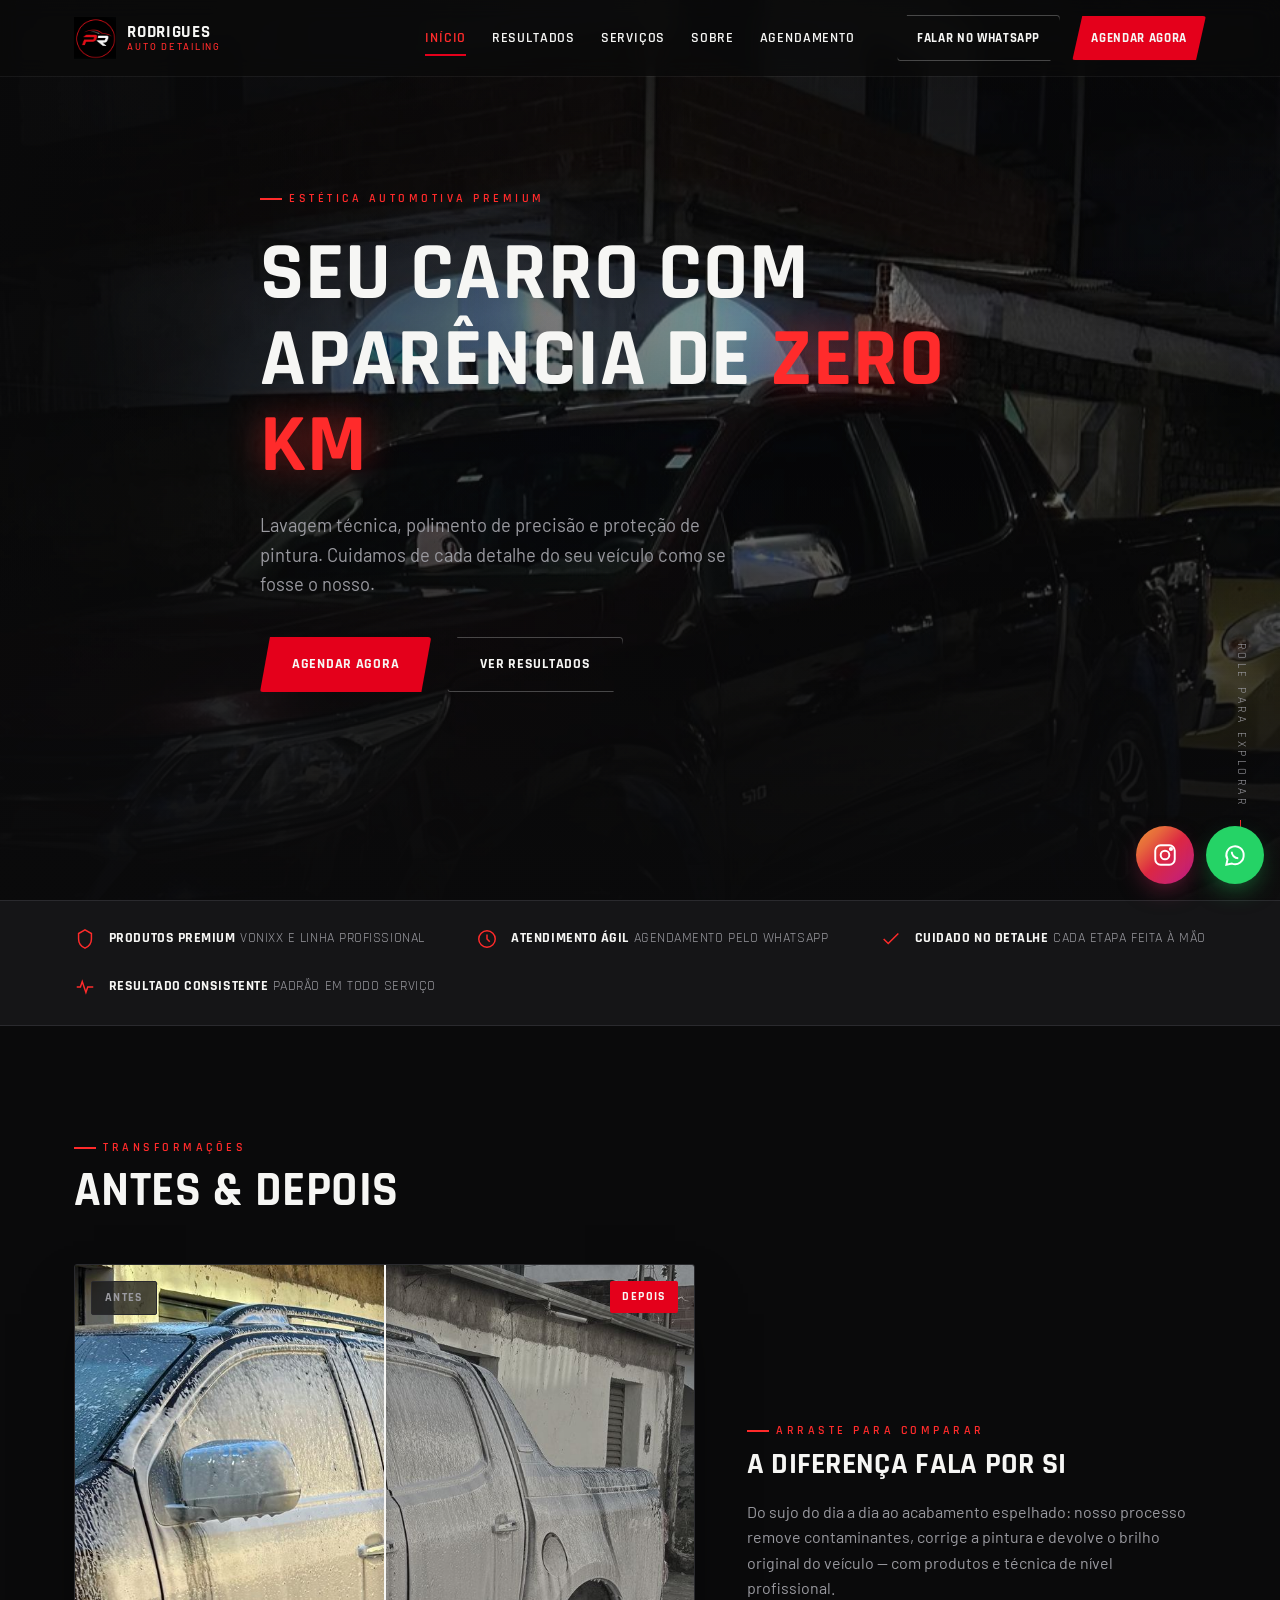
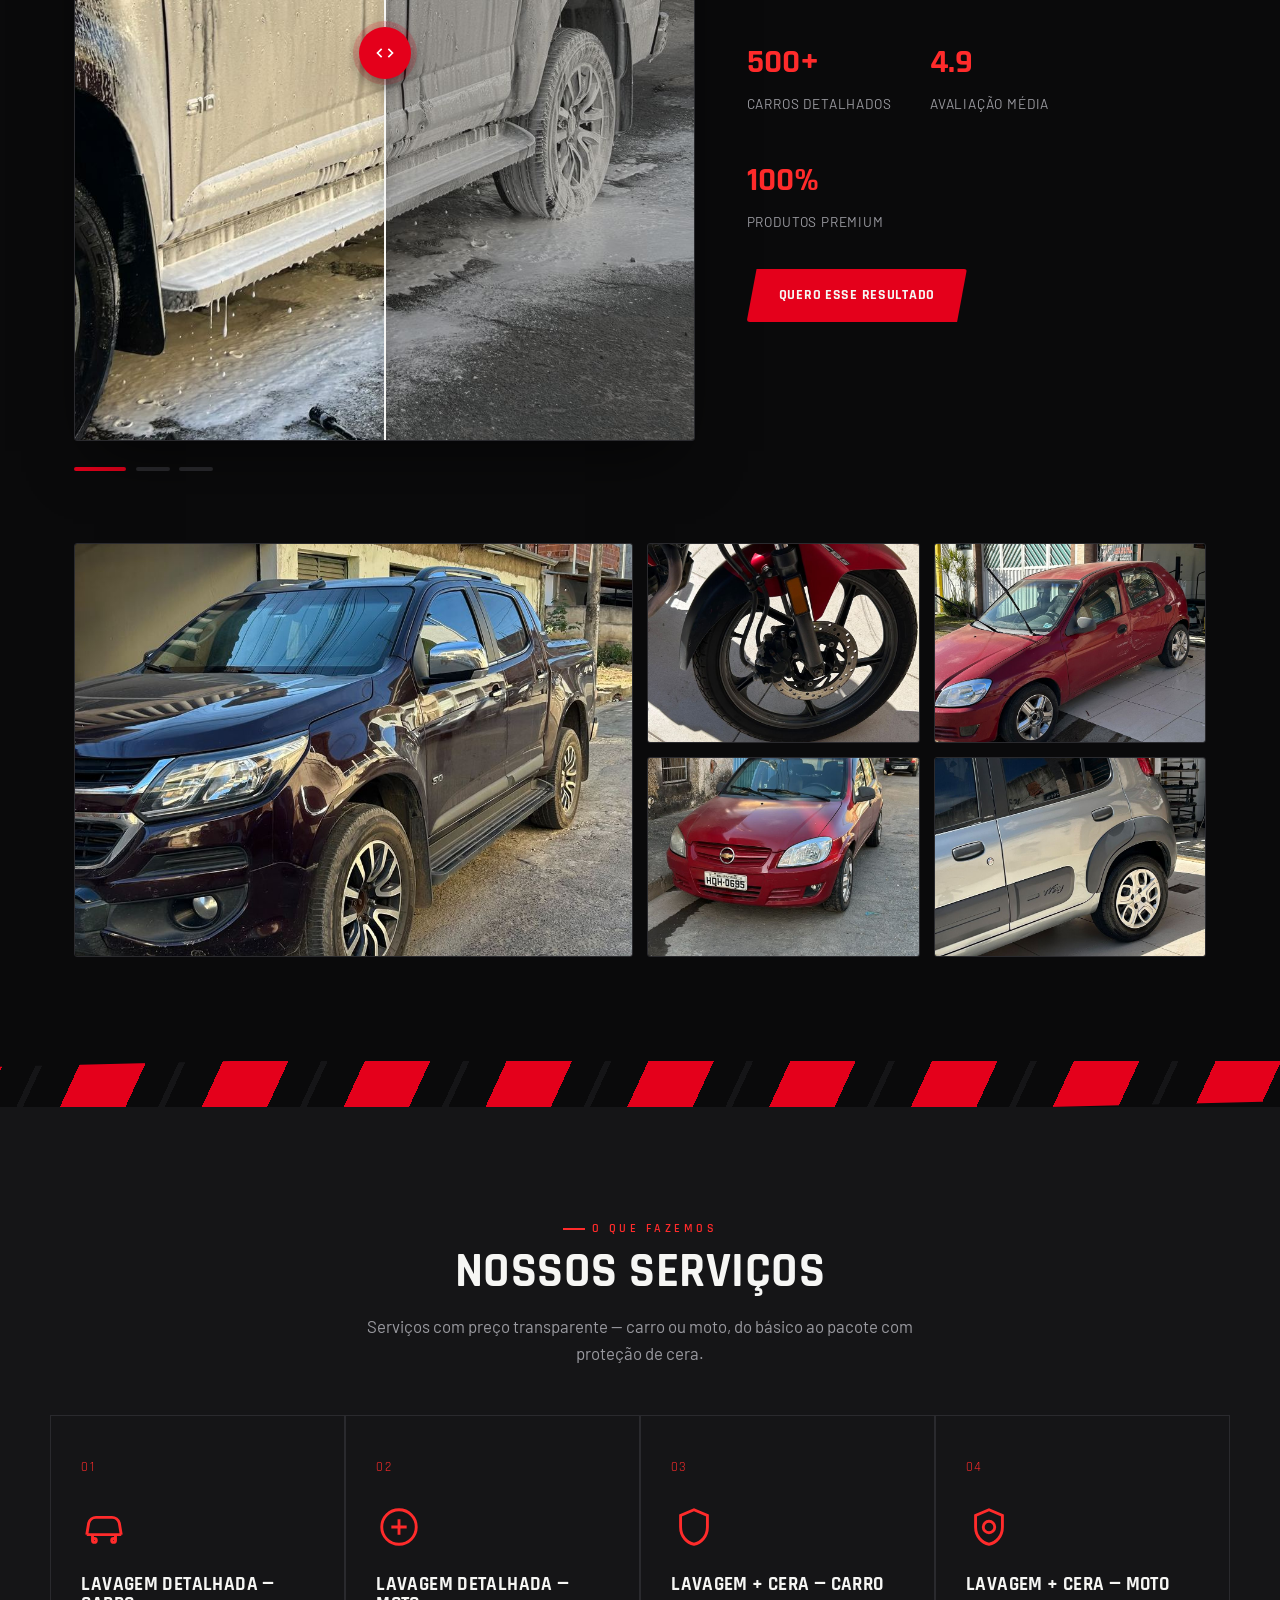
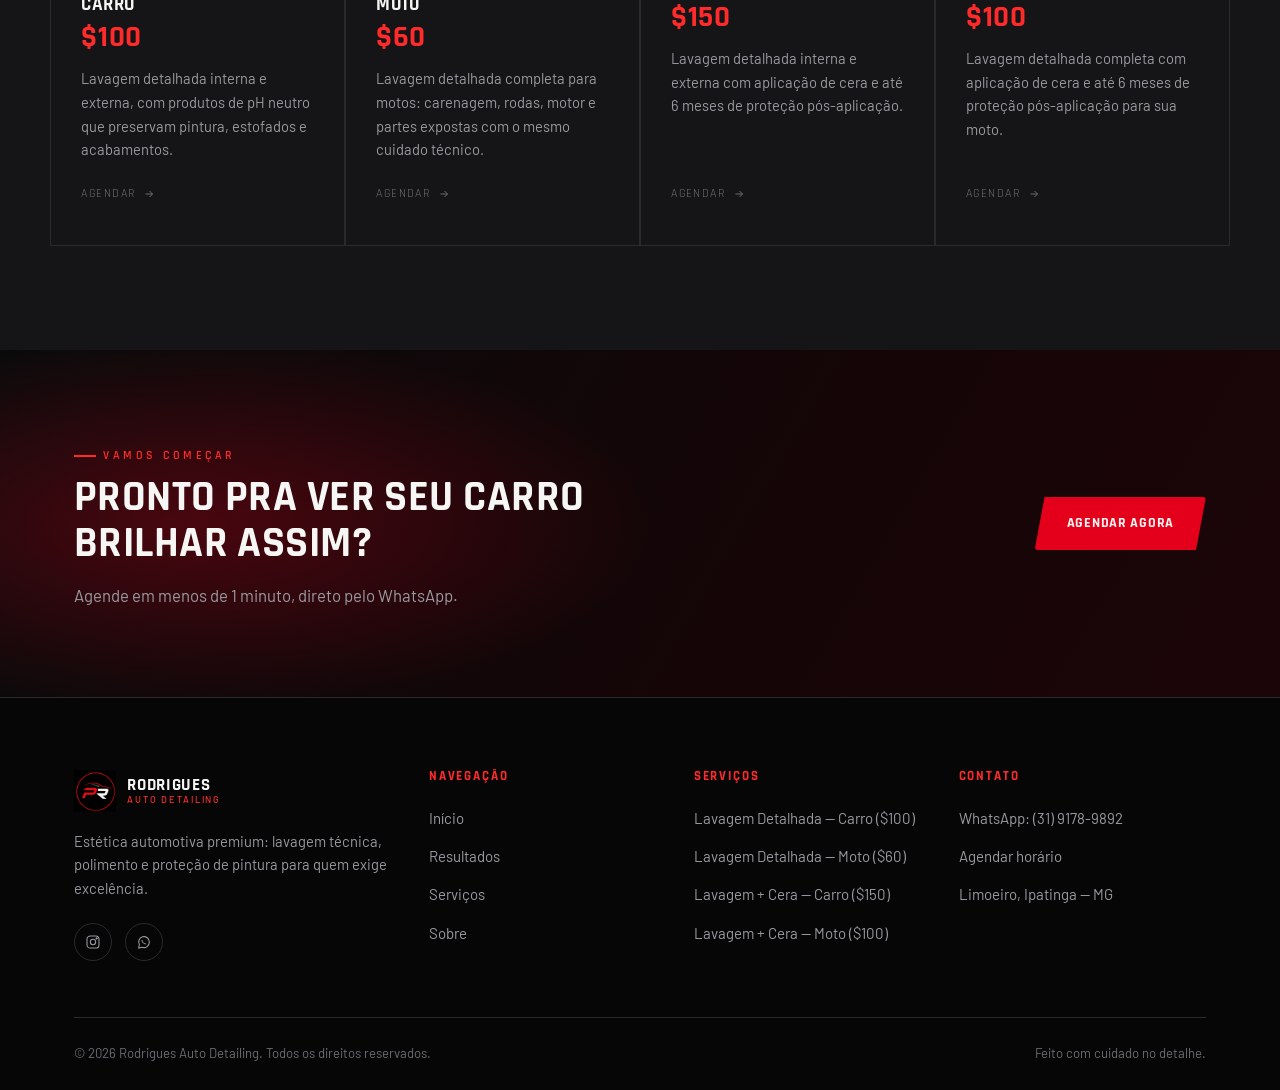
<file: index.html>
<!DOCTYPE html>
<html lang="pt-BR">
<head>
<meta charset="UTF-8">
<meta name="viewport" content="width=device-width, initial-scale=1.0, viewport-fit=cover">
<title>Rodrigues Auto Detailing — Estética Automotiva Premium</title>
<meta name="description" content="Rodrigues Auto Detailing: lavagem detalhada, polimento técnico, higienização interna e proteção de pintura. Seu carro com aparência de zero km. Agende agora pelo WhatsApp.">
<meta name="theme-color" content="#0a0a0b">
<link rel="icon" type="image/png" href="assets/logo.png">
<link rel="stylesheet" href="css/style.css">
</head>
<body>

<!-- ============================= HEADER ============================= -->
<div class="header-wrap">
  <div class="container header-inner">
    <a href="index.html" class="brand">
      <img src="assets/logo.png" alt="Logo Rodrigues Auto Detailing">
      <span>Rodrigues<small>Auto Detailing</small></span>
    </a>

    <nav class="nav-links" id="nav-links" aria-label="Menu principal">
      <div class="nav-mobile-top">
        <span class="nav-mobile-label">Menu</span>
        <button type="button" class="nav-close" id="nav-close" aria-label="Fechar menu">
          <svg viewBox="0 0 24 24" fill="none" stroke="currentColor" stroke-width="2"><path d="M6 6l12 12M18 6L6 18"/></svg>
        </button>
      </div>

      <div class="nav-mobile-body">
        <a href="index.html" class="active">Início</a>
        <a href="index.html#antes-depois">Resultados</a>
        <a href="index.html#servicos">Serviços</a>
        <a href="about.html">Sobre</a>
        <a href="booking.html">Agendamento</a>
      </div>

      <div class="nav-mobile-footer">
        <a href="https://wa.me/553191789892" class="btn btn-ghost btn-block" target="_blank" rel="noopener">WhatsApp</a>
        <a href="booking.html" class="btn btn-primary btn-block">Agendar agora</a>
      </div>
    </nav>

    <div class="header-cta">
      <a href="https://wa.me/553191789892" class="btn btn-ghost" target="_blank" rel="noopener">Falar no WhatsApp</a>
      <a href="booking.html" class="btn btn-primary">Agendar agora</a>
      <button class="nav-toggle" id="nav-toggle" type="button" aria-label="Abrir menu" aria-expanded="false" aria-controls="nav-links">
        <span></span><span></span><span></span>
      </button>
    </div>
  </div>
</div>

<!-- ============================= HERO ============================= -->
<section class="hero">
  <div class="hero-media">
    <img src="images/hero-black-front.jpg" alt="Veículo detalhado por Rodrigues Auto Detailing, acabamento brilhante">
  </div>
  <div class="container hero-content">
    <span class="eyebrow">Estética automotiva premium</span>
    <h1>Seu carro com<br>aparência de <em>zero km</em></h1>
    <p>Lavagem técnica, polimento de precisão e proteção de pintura. Cuidamos de cada detalhe do seu veículo como se fosse o nosso.</p>
    <div class="hero-actions">
      <a href="booking.html" class="btn btn-primary">Agendar agora</a>
      <a href="#antes-depois" class="btn btn-ghost">Ver resultados</a>
    </div>
  </div>
  <div class="hero-scroll">Role para explorar</div>
</section>

<!-- ============================= TRUST BAR ============================= -->
<div class="trust-bar">
  <div class="container">
    <div class="trust-item">
      <svg viewBox="0 0 24 24" fill="none" stroke="currentColor" stroke-width="1.6"><path d="M12 2l7 4v6c0 5-3.4 8.4-7 10-3.6-1.6-7-5-7-10V6l7-4z"/></svg>
      <span><strong>Produtos premium</strong>&nbsp;Vonixx e linha profissional</span>
    </div>
    <div class="trust-item">
      <svg viewBox="0 0 24 24" fill="none" stroke="currentColor" stroke-width="1.6"><circle cx="12" cy="12" r="9"/><path d="M12 7v5l3 3"/></svg>
      <span><strong>Atendimento ágil</strong>&nbsp;agendamento pelo WhatsApp</span>
    </div>
    <div class="trust-item">
      <svg viewBox="0 0 24 24" fill="none" stroke="currentColor" stroke-width="1.6"><path d="M4 12l5 5L20 6"/></svg>
      <span><strong>Cuidado no detalhe</strong>&nbsp;cada etapa feita à mão</span>
    </div>
    <div class="trust-item">
      <svg viewBox="0 0 24 24" fill="none" stroke="currentColor" stroke-width="1.6"><path d="M3 12h4l2-6 4 12 2-6h6"/></svg>
      <span><strong>Resultado consistente</strong>&nbsp;padrão em todo serviço</span>
    </div>
  </div>
</div>

<!-- ============================= ANTES E DEPOIS ============================= -->
<section id="antes-depois">
  <div class="container">
    <div class="section-head reveal">
      <span class="eyebrow">Transformações</span>
      <h2 class="section-title">Antes &amp; Depois</h2>
    </div>

    <div class="ba-wrap">
      <div class="reveal">
        <div class="ba-slider">
          <img class="ba-before" src="" alt="Antes">
          <div class="ba-tag before">Antes</div>
          <div class="ba-after-wrap">
            <img src="" alt="Depois">
          </div>
          <div class="ba-tag after">Depois</div>
          <div class="ba-handle">
            <div class="ba-handle-btn">
              <svg viewBox="0 0 24 24" fill="none" stroke="currentColor" stroke-width="2"><path d="M8 7l-5 5 5 5M16 7l5 5-5 5"/></svg>
            </div>
          </div>
        </div>
        <div class="ba-dots" id="ba-dots"></div>
      </div>

      <div class="ba-copy reveal">
        <span class="eyebrow">Arraste para comparar</span>
        <h3 class="section-title" style="font-size:1.9rem;">A diferença fala por si</h3>
        <p>Do sujo do dia a dia ao acabamento espelhado: nosso processo remove contaminantes, corrige a pintura e devolve o brilho original do veículo — com produtos e técnica de nível profissional.</p>
        <div class="ba-stats">
          <div class="ba-stat"><b>500+</b><span>Carros detalhados</span></div>
          <div class="ba-stat"><b>4.9</b><span>Avaliação média</span></div>
          <div class="ba-stat"><b>100%</b><span>Produtos premium</span></div>
        </div>
        <div class="hero-actions" style="margin-top:2.2rem;">
          <a href="booking.html" class="btn btn-primary">Quero esse resultado</a>
        </div>
      </div>
    </div>

    <div class="results-grid">
      <div class="r-item big reveal" data-label="Acabamento espelhado — exterior">
        <img src="images/gallery-black-lowangle.jpg" alt="Carro preto detalhado, acabamento espelhado" loading="lazy">
      </div>
      <div class="r-item reveal" data-label="Pintura branca polida">
        <img src="images/gallery-white-front.jpg" alt="Carro branco após polimento" loading="lazy">
      </div>
      <div class="r-item reveal" data-label="Interior higienizado">
        <img src="images/gallery-interior-seats.jpg" alt="Bancos de couro higienizados" loading="lazy">
      </div>
      <div class="r-item reveal" data-label="Rodas e pneus tratados">
        <img src="images/gallery-wheel-detail.jpg" alt="Roda detalhada e pneu com brilho" loading="lazy">
      </div>
      <div class="r-item reveal" data-label="Lateral com acabamento premium">
        <img src="images/gallery-black-side-profile.jpg" alt="Perfil lateral de carro preto detalhado" loading="lazy">
      </div>
    </div>
  </div>
</section>

<div class="stripe-divider" aria-hidden="true"></div>

<!-- ============================= SERVIÇOS ============================= -->
<section id="servicos" class="services">
  <div class="container">
    <div class="section-head center reveal">
      <span class="eyebrow">O que fazemos</span>
      <h2 class="section-title">Nossos Serviços</h2>
      <p class="section-lead">Serviços com preço transparente — carro ou moto, do básico ao pacote com proteção de cera.</p>
    </div>
  </div>

  <div class="container" style="padding:0;">
    <div class="services-grid">

      <div class="service-card reveal">
        <span class="service-num">01</span>
        <div class="service-icon">
          <svg viewBox="0 0 24 24" fill="none" stroke="currentColor" stroke-width="1.5"><path d="M3 16l1-6a4 4 0 014-3h8a4 4 0 014 3l1 6M3 16h18M6 16v3M18 16v3"/><circle cx="7" cy="19" r="1"/><circle cx="17" cy="19" r="1"/></svg>
        </div>
        <h3>Lavagem Detalhada — Carro</h3>
        <p class="service-price">$100</p>
        <p>Lavagem detalhada interna e externa, com produtos de pH neutro que preservam pintura, estofados e acabamentos.</p>
        <a href="booking.html" class="service-more">Agendar <svg width="12" height="12" viewBox="0 0 24 24" fill="none" stroke="currentColor" stroke-width="2"><path d="M5 12h14M13 6l6 6-6 6"/></svg></a>
      </div>

      <div class="service-card reveal">
        <span class="service-num">02</span>
        <div class="service-icon">
          <svg viewBox="0 0 24 24" fill="none" stroke="currentColor" stroke-width="1.5"><circle cx="12" cy="12" r="9"/><path d="M8 12h8M12 8v8"/></svg>
        </div>
        <h3>Lavagem Detalhada — Moto</h3>
        <p class="service-price">$60</p>
        <p>Lavagem detalhada completa para motos: carenagem, rodas, motor e partes expostas com o mesmo cuidado técnico.</p>
        <a href="booking.html" class="service-more">Agendar <svg width="12" height="12" viewBox="0 0 24 24" fill="none" stroke="currentColor" stroke-width="2"><path d="M5 12h14M13 6l6 6-6 6"/></svg></a>
      </div>

      <div class="service-card reveal">
        <span class="service-num">03</span>
        <div class="service-icon">
          <svg viewBox="0 0 24 24" fill="none" stroke="currentColor" stroke-width="1.5"><path d="M12 3l7 3v6c0 5-3.4 8.4-7 9-3.6-.6-7-4-7-9V6l7-3z"/></svg>
        </div>
        <h3>Lavagem + Cera — Carro</h3>
        <p class="service-price">$150</p>
        <p>Lavagem detalhada interna e externa com aplicação de cera e até 6 meses de proteção pós-aplicação.</p>
        <a href="booking.html" class="service-more">Agendar <svg width="12" height="12" viewBox="0 0 24 24" fill="none" stroke="currentColor" stroke-width="2"><path d="M5 12h14M13 6l6 6-6 6"/></svg></a>
      </div>

      <div class="service-card reveal">
        <span class="service-num">04</span>
        <div class="service-icon">
          <svg viewBox="0 0 24 24" fill="none" stroke="currentColor" stroke-width="1.5"><path d="M12 3l7 3v6c0 5-3.4 8.4-7 9-3.6-.6-7-4-7-9V6l7-3z"/><circle cx="12" cy="12" r="3"/></svg>
        </div>
        <h3>Lavagem + Cera — Moto</h3>
        <p class="service-price">$100</p>
        <p>Lavagem detalhada completa com aplicação de cera e até 6 meses de proteção pós-aplicação para sua moto.</p>
        <a href="booking.html" class="service-more">Agendar <svg width="12" height="12" viewBox="0 0 24 24" fill="none" stroke="currentColor" stroke-width="2"><path d="M5 12h14M13 6l6 6-6 6"/></svg></a>
      </div>

    </div>
  </div>
</section>

<!-- ============================= CTA FINAL ============================= -->
<section class="cta-final">
  <div class="container">
    <div class="reveal">
      <span class="eyebrow">Vamos começar</span>
      <h2 class="section-title" style="margin-top:.6rem;">Pronto pra ver seu carro brilhar assim?</h2>
      <p class="section-lead">Agende em menos de 1 minuto, direto pelo WhatsApp.</p>
    </div>
    <a href="booking.html" class="btn btn-primary reveal">Agendar agora</a>
  </div>
</section>

<!-- ============================= FOOTER ============================= -->
<footer class="site-footer">
  <div class="container">
    <div class="footer-grid">
      <div class="footer-brand">
        <a href="index.html" class="brand">
          <img src="assets/logo.png" alt="Logo Rodrigues Auto Detailing">
          <span>Rodrigues<small>Auto Detailing</small></span>
        </a>
        <p>Estética automotiva premium: lavagem técnica, polimento e proteção de pintura para quem exige excelência.</p>
        <div class="footer-social">
          <a href="https://www.instagram.com/rodrigues.autosdetailing?igsh=MWh2ZXZ2b3c1aXF5aA==" target="_blank" rel="noopener" aria-label="Instagram"><svg viewBox="0 0 24 24" fill="none" stroke="currentColor" stroke-width="1.6"><rect x="3" y="3" width="18" height="18" rx="5"/><circle cx="12" cy="12" r="4"/><circle cx="17.5" cy="6.5" r="1"/></svg></a>
          <a href="https://wa.me/553191789892" aria-label="WhatsApp"><svg viewBox="0 0 24 24" fill="none" stroke="currentColor" stroke-width="1.6"><path d="M20 12a8 8 0 10-14.9 4L4 21l5.2-1.1A8 8 0 0020 12z"/><path d="M9 9c0 3 2.5 6 6 6"/></svg></a>
        </div>
      </div>

      <div class="footer-col">
        <h4>Navegação</h4>
        <ul>
          <li><a href="index.html">Início</a></li>
          <li><a href="index.html#antes-depois">Resultados</a></li>
          <li><a href="index.html#servicos">Serviços</a></li>
          <li><a href="about.html">Sobre</a></li>
        </ul>
      </div>

      <div class="footer-col">
        <h4>Serviços</h4>
        <ul>
          <li><a href="index.html#servicos">Lavagem Detalhada — Carro ($100)</a></li>
          <li><a href="index.html#servicos">Lavagem Detalhada — Moto ($60)</a></li>
          <li><a href="index.html#servicos">Lavagem + Cera — Carro ($150)</a></li>
          <li><a href="index.html#servicos">Lavagem + Cera — Moto ($100)</a></li>
        </ul>
      </div>

      <div class="footer-col">
        <h4>Contato</h4>
        <ul>
          <li><a href="https://wa.me/553191789892">WhatsApp: (31) 9178-9892</a></li>
          <li><a href="booking.html">Agendar horário</a></li>
          <li><a href="#">Limoeiro, Ipatinga — MG</a></li>
        </ul>
      </div>
    </div>

    <div class="footer-bottom">
      <span>© <span class="current-year">2026</span> Rodrigues Auto Detailing. Todos os direitos reservados.</span>
      <span>Feito com cuidado no detalhe.</span>
    </div>
  </div>
</footer>

<div class="float-buttons">
  <a class="ig-float" href="https://www.instagram.com/rodrigues.autosdetailing?igsh=MWh2ZXZ2b3c1aXF5aA==" target="_blank" rel="noopener" aria-label="Siga no Instagram">
    <svg viewBox="0 0 24 24" fill="none" stroke="currentColor" stroke-width="1.8"><rect x="3" y="3" width="18" height="18" rx="5"/><circle cx="12" cy="12" r="4"/><circle cx="17.5" cy="6.5" r="1"/></svg>
  </a>
  <a class="wa-float" href="https://wa.me/553191789892" target="_blank" rel="noopener" aria-label="Fale conosco no WhatsApp">
    <svg viewBox="0 0 24 24" fill="none" stroke="currentColor" stroke-width="1.8"><path d="M20 12a8 8 0 10-14.9 4L4 21l5.2-1.1A8 8 0 0020 12z"/><path d="M9 9c0 3 2.5 6 6 6"/></svg>
  </a>
</div>

<script src="js/script.js"></script>
</body>
</html>
</file>
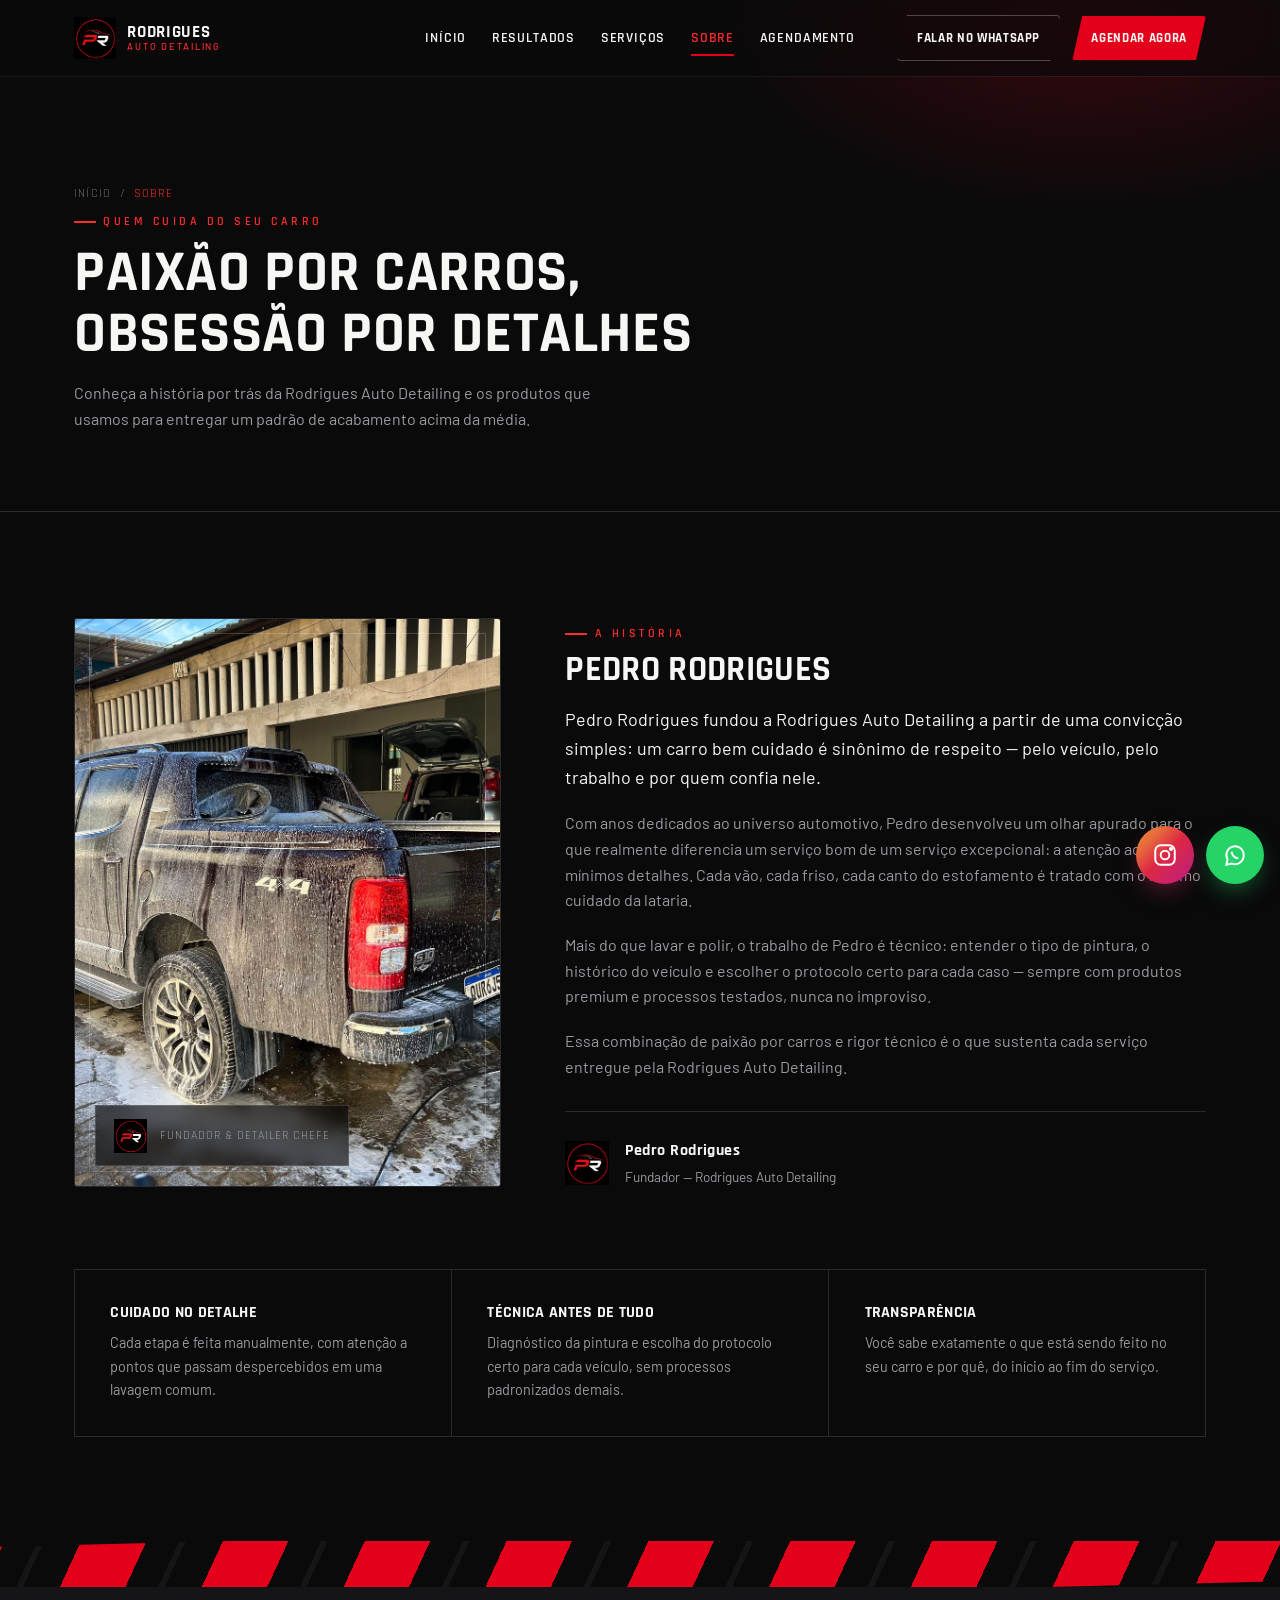
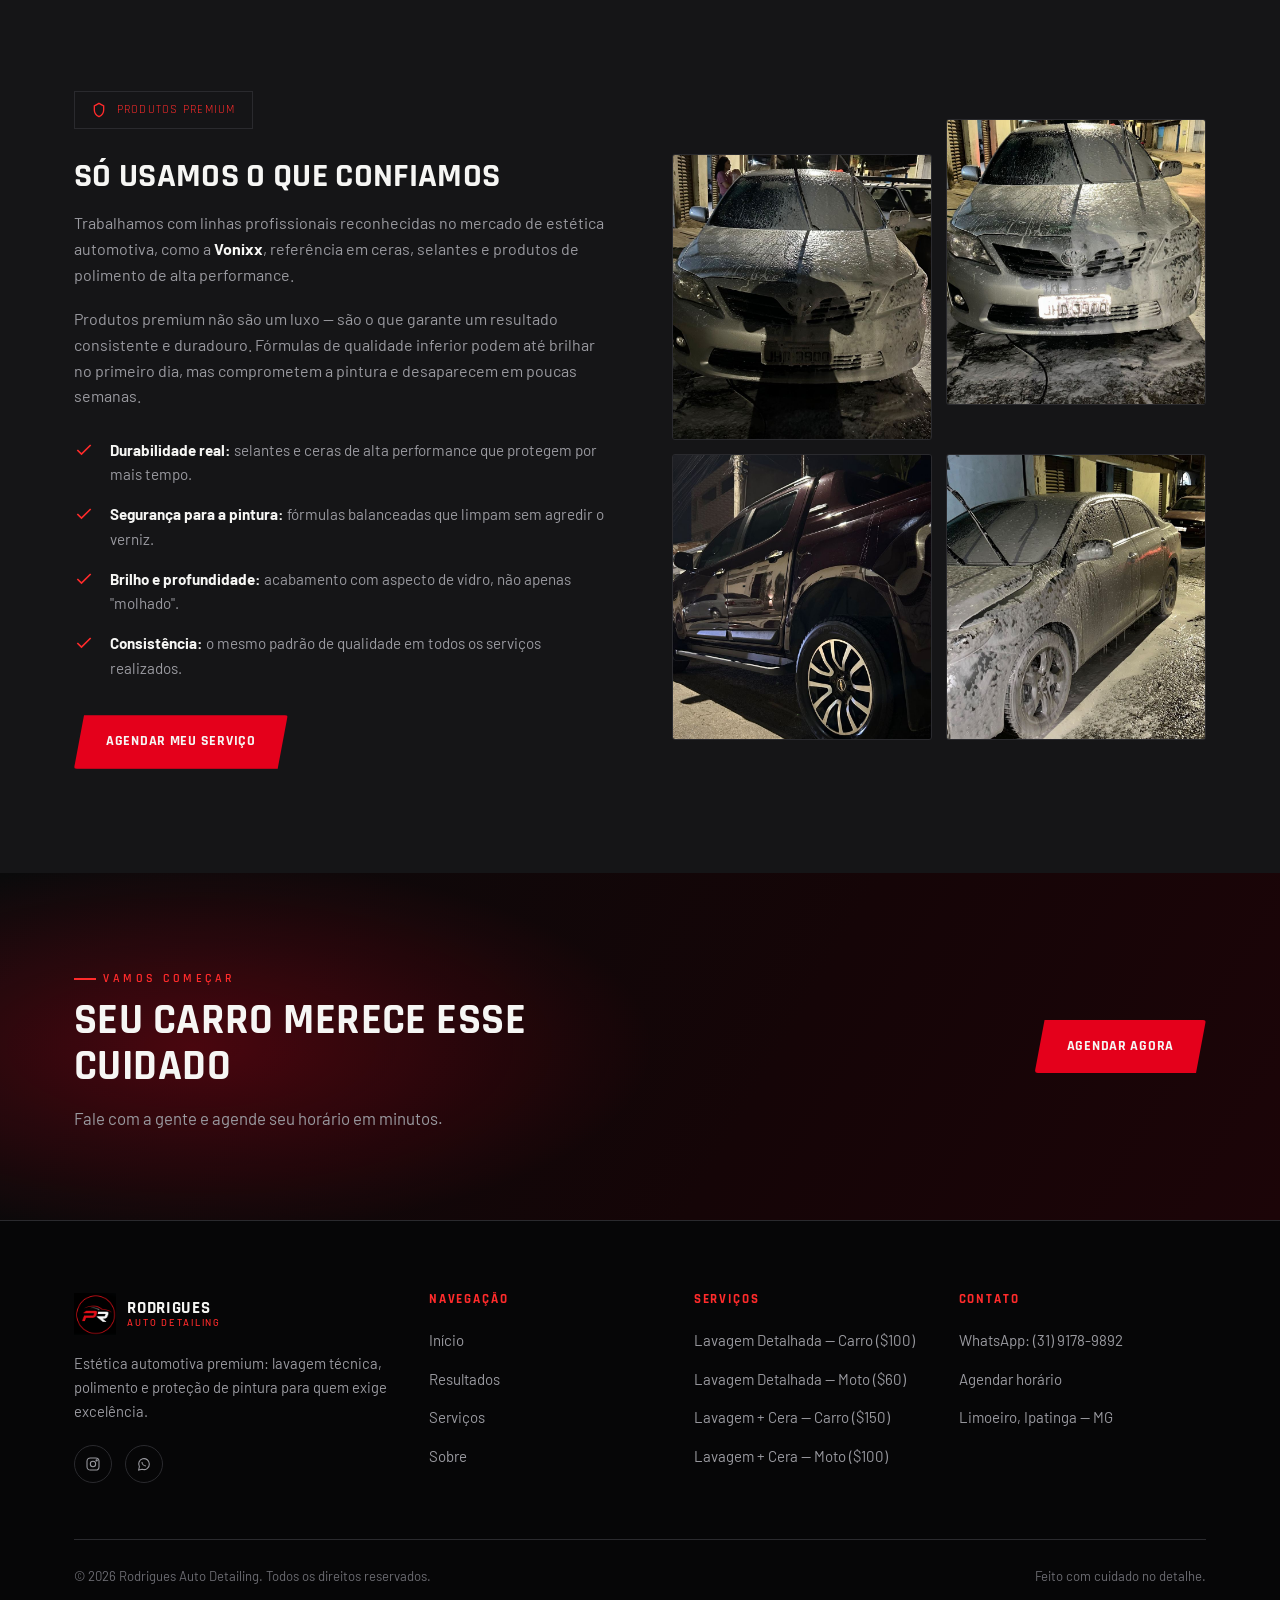
<file: about.html>
<!DOCTYPE html>
<html lang="pt-BR">
<head>
<meta charset="UTF-8">
<meta name="viewport" content="width=device-width, initial-scale=1.0, viewport-fit=cover">
<title>Sobre | Rodrigues Auto Detailing</title>
<meta name="description" content="Conheça a Rodrigues Auto Detailing: a história de Pedro Rodrigues, a paixão por carros e os produtos premium Vonixx usados em cada serviço.">
<meta name="theme-color" content="#0a0a0b">
<link rel="icon" type="image/png" href="assets/logo.png">
<link rel="stylesheet" href="css/style.css">
</head>
<body>

<!-- ============================= HEADER ============================= -->
<div class="header-wrap">
  <div class="container header-inner">
    <a href="index.html" class="brand">
      <img src="assets/logo.png" alt="Logo Rodrigues Auto Detailing">
      <span>Rodrigues<small>Auto Detailing</small></span>
    </a>

    <nav class="nav-links" id="nav-links" aria-label="Menu principal">
      <div class="nav-mobile-top">
        <span class="nav-mobile-label">Menu</span>
        <button type="button" class="nav-close" id="nav-close" aria-label="Fechar menu">
          <svg viewBox="0 0 24 24" fill="none" stroke="currentColor" stroke-width="2"><path d="M6 6l12 12M18 6L6 18"/></svg>
        </button>
      </div>

      <div class="nav-mobile-body">
        <a href="index.html">Início</a>
        <a href="index.html#antes-depois">Resultados</a>
        <a href="index.html#servicos">Serviços</a>
        <a href="about.html" class="active">Sobre</a>
        <a href="booking.html">Agendamento</a>
      </div>

      <div class="nav-mobile-footer">
        <a href="https://wa.me/553191789892" class="btn btn-ghost btn-block" target="_blank" rel="noopener">WhatsApp</a>
        <a href="booking.html" class="btn btn-primary btn-block">Agendar agora</a>
      </div>
    </nav>

    <div class="header-cta">
      <a href="https://wa.me/553191789892" class="btn btn-ghost" target="_blank" rel="noopener">Falar no WhatsApp</a>
      <a href="booking.html" class="btn btn-primary">Agendar agora</a>
      <button class="nav-toggle" id="nav-toggle" type="button" aria-label="Abrir menu" aria-expanded="false" aria-controls="nav-links">
        <span></span><span></span><span></span>
      </button>
    </div>
  </div>
</div>

<!-- ============================= PAGE HERO ============================= -->
<section class="page-hero">
  <div class="container">
    <div class="breadcrumb"><a href="index.html">Início</a><span class="sep">/</span><span class="current">Sobre</span></div>
    <span class="eyebrow">Quem cuida do seu carro</span>
    <h1>Paixão por carros,<br>obsessão por detalhes</h1>
    <p>Conheça a história por trás da Rodrigues Auto Detailing e os produtos que usamos para entregar um padrão de acabamento acima da média.</p>
  </div>
</section>

<!-- ============================= FUNDADOR ============================= -->
<section>
  <div class="container">
    <div class="founder">
      <div class="founder-visual reveal">
        <img src="images/gallery-black-angle-rear.jpg" alt="Veículo detalhado no ambiente de trabalho da Rodrigues Auto Detailing">
        <div class="fv-frame"></div>
        <div class="founder-monogram">
          <img src="assets/logo.png" alt="">
          <span>Fundador &amp; Detailer Chefe</span>
        </div>
      </div>

      <div class="founder-copy reveal">
        <span class="eyebrow">A história</span>
        <h2 class="section-title" style="font-size:2.2rem;">Pedro Rodrigues</h2>
        <p>Pedro Rodrigues fundou a Rodrigues Auto Detailing a partir de uma convicção simples: um carro bem cuidado é sinônimo de respeito — pelo veículo, pelo trabalho e por quem confia nele.</p>
        <p>Com anos dedicados ao universo automotivo, Pedro desenvolveu um olhar apurado para o que realmente diferencia um serviço bom de um serviço excepcional: a atenção aos mínimos detalhes. Cada vão, cada friso, cada canto do estofamento é tratado com o mesmo cuidado da lataria.</p>
        <p>Mais do que lavar e polir, o trabalho de Pedro é técnico: entender o tipo de pintura, o histórico do veículo e escolher o protocolo certo para cada caso — sempre com produtos premium e processos testados, nunca no improviso.</p>
        <p>Essa combinação de paixão por carros e rigor técnico é o que sustenta cada serviço entregue pela Rodrigues Auto Detailing.</p>

        <div class="founder-signature">
          <img src="assets/logo.png" alt="" style="width:44px;height:44px;">
          <div>
            <strong>Pedro Rodrigues</strong>
            <span>Fundador — Rodrigues Auto Detailing</span>
          </div>
        </div>
      </div>
    </div>

    <div class="values-strip">
      <div class="value-card reveal">
        <h4>Cuidado no detalhe</h4>
        <p>Cada etapa é feita manualmente, com atenção a pontos que passam despercebidos em uma lavagem comum.</p>
      </div>
      <div class="value-card reveal">
        <h4>Técnica antes de tudo</h4>
        <p>Diagnóstico da pintura e escolha do protocolo certo para cada veículo, sem processos padronizados demais.</p>
      </div>
      <div class="value-card reveal">
        <h4>Transparência</h4>
        <p>Você sabe exatamente o que está sendo feito no seu carro e por quê, do início ao fim do serviço.</p>
      </div>
    </div>
  </div>
</section>

<div class="stripe-divider" aria-hidden="true"></div>

<!-- ============================= PRODUTOS ============================= -->
<section class="products">
  <div class="container">
    <div class="products-wrap">
      <div class="products-copy reveal">
        <div class="brand-badge">
          <svg width="16" height="16" viewBox="0 0 24 24" fill="none" stroke="currentColor" stroke-width="2"><path d="M12 2l7 4v6c0 5-3.4 8.4-7 10-3.6-1.6-7-5-7-10V6l7-4z"/></svg>
          Produtos premium
        </div>
        <h2 class="section-title" style="font-size:2.1rem;">Só usamos o que confiamos</h2>
        <p>Trabalhamos com linhas profissionais reconhecidas no mercado de estética automotiva, como a <strong style="color:#f6f6f4;">Vonixx</strong>, referência em ceras, selantes e produtos de polimento de alta performance.</p>
        <p>Produtos premium não são um luxo — são o que garante um resultado consistente e duradouro. Fórmulas de qualidade inferior podem até brilhar no primeiro dia, mas comprometem a pintura e desaparecem em poucas semanas.</p>

        <ul class="product-list">
          <li>
            <svg viewBox="0 0 24 24" fill="none" stroke="currentColor" stroke-width="2"><path d="M4 12l5 5L20 6"/></svg>
            <span><strong>Durabilidade real:</strong> selantes e ceras de alta performance que protegem por mais tempo.</span>
          </li>
          <li>
            <svg viewBox="0 0 24 24" fill="none" stroke="currentColor" stroke-width="2"><path d="M4 12l5 5L20 6"/></svg>
            <span><strong>Segurança para a pintura:</strong> fórmulas balanceadas que limpam sem agredir o verniz.</span>
          </li>
          <li>
            <svg viewBox="0 0 24 24" fill="none" stroke="currentColor" stroke-width="2"><path d="M4 12l5 5L20 6"/></svg>
            <span><strong>Brilho e profundidade:</strong> acabamento com aspecto de vidro, não apenas "molhado".</span>
          </li>
          <li>
            <svg viewBox="0 0 24 24" fill="none" stroke="currentColor" stroke-width="2"><path d="M4 12l5 5L20 6"/></svg>
            <span><strong>Consistência:</strong> o mesmo padrão de qualidade em todos os serviços realizados.</span>
          </li>
        </ul>

        <div class="hero-actions" style="margin-top:2.2rem;">
          <a href="booking.html" class="btn btn-primary">Agendar meu serviço</a>
        </div>
      </div>

      <div class="products-visual reveal">
        <img src="images/gallery-wheel-detail2.jpg" alt="Roda detalhada com produtos premium" loading="lazy">
        <img src="images/gallery-black-front-closeup.jpg" alt="Pintura com brilho intenso após tratamento" loading="lazy">
        <img src="images/gallery-interior-seats2.jpg" alt="Interior tratado com produtos de alta qualidade" loading="lazy">
        <img src="images/gallery-engine-bay.jpg" alt="Vão do motor limpo e detalhado" loading="lazy">
      </div>
    </div>
  </div>
</section>

<!-- ============================= CTA FINAL ============================= -->
<section class="cta-final">
  <div class="container">
    <div class="reveal">
      <span class="eyebrow">Vamos começar</span>
      <h2 class="section-title" style="margin-top:.6rem;">Seu carro merece esse cuidado</h2>
      <p class="section-lead">Fale com a gente e agende seu horário em minutos.</p>
    </div>
    <a href="booking.html" class="btn btn-primary reveal">Agendar agora</a>
  </div>
</section>

<!-- ============================= FOOTER ============================= -->
<footer class="site-footer">
  <div class="container">
    <div class="footer-grid">
      <div class="footer-brand">
        <a href="index.html" class="brand">
          <img src="assets/logo.png" alt="Logo Rodrigues Auto Detailing">
          <span>Rodrigues<small>Auto Detailing</small></span>
        </a>
        <p>Estética automotiva premium: lavagem técnica, polimento e proteção de pintura para quem exige excelência.</p>
        <div class="footer-social">
          <a href="https://www.instagram.com/rodrigues.autosdetailing?igsh=MWh2ZXZ2b3c1aXF5aA==" target="_blank" rel="noopener" aria-label="Instagram"><svg viewBox="0 0 24 24" fill="none" stroke="currentColor" stroke-width="1.6"><rect x="3" y="3" width="18" height="18" rx="5"/><circle cx="12" cy="12" r="4"/><circle cx="17.5" cy="6.5" r="1"/></svg></a>
          <a href="https://wa.me/553191789892" aria-label="WhatsApp"><svg viewBox="0 0 24 24" fill="none" stroke="currentColor" stroke-width="1.6"><path d="M20 12a8 8 0 10-14.9 4L4 21l5.2-1.1A8 8 0 0020 12z"/><path d="M9 9c0 3 2.5 6 6 6"/></svg></a>
        </div>
      </div>

      <div class="footer-col">
        <h4>Navegação</h4>
        <ul>
          <li><a href="index.html">Início</a></li>
          <li><a href="index.html#antes-depois">Resultados</a></li>
          <li><a href="index.html#servicos">Serviços</a></li>
          <li><a href="about.html">Sobre</a></li>
        </ul>
      </div>

      <div class="footer-col">
        <h4>Serviços</h4>
        <ul>
          <li><a href="index.html#servicos">Lavagem Detalhada — Carro ($100)</a></li>
          <li><a href="index.html#servicos">Lavagem Detalhada — Moto ($60)</a></li>
          <li><a href="index.html#servicos">Lavagem + Cera — Carro ($150)</a></li>
          <li><a href="index.html#servicos">Lavagem + Cera — Moto ($100)</a></li>
        </ul>
      </div>

      <div class="footer-col">
        <h4>Contato</h4>
        <ul>
          <li><a href="https://wa.me/553191789892">WhatsApp: (31) 9178-9892</a></li>
          <li><a href="booking.html">Agendar horário</a></li>
          <li><a href="#">Limoeiro, Ipatinga — MG</a></li>
        </ul>
      </div>
    </div>

    <div class="footer-bottom">
      <span>© <span class="current-year">2026</span> Rodrigues Auto Detailing. Todos os direitos reservados.</span>
      <span>Feito com cuidado no detalhe.</span>
    </div>
  </div>
</footer>

<div class="float-buttons">
  <a class="ig-float" href="https://www.instagram.com/rodrigues.autosdetailing?igsh=MWh2ZXZ2b3c1aXF5aA==" target="_blank" rel="noopener" aria-label="Siga no Instagram">
    <svg viewBox="0 0 24 24" fill="none" stroke="currentColor" stroke-width="1.8"><rect x="3" y="3" width="18" height="18" rx="5"/><circle cx="12" cy="12" r="4"/><circle cx="17.5" cy="6.5" r="1"/></svg>
  </a>
  <a class="wa-float" href="https://wa.me/553191789892" target="_blank" rel="noopener" aria-label="Fale conosco no WhatsApp">
    <svg viewBox="0 0 24 24" fill="none" stroke="currentColor" stroke-width="1.8"><path d="M20 12a8 8 0 10-14.9 4L4 21l5.2-1.1A8 8 0 0020 12z"/><path d="M9 9c0 3 2.5 6 6 6"/></svg>
  </a>
</div>

<script src="js/script.js"></script>
</body>
</html>
</file>
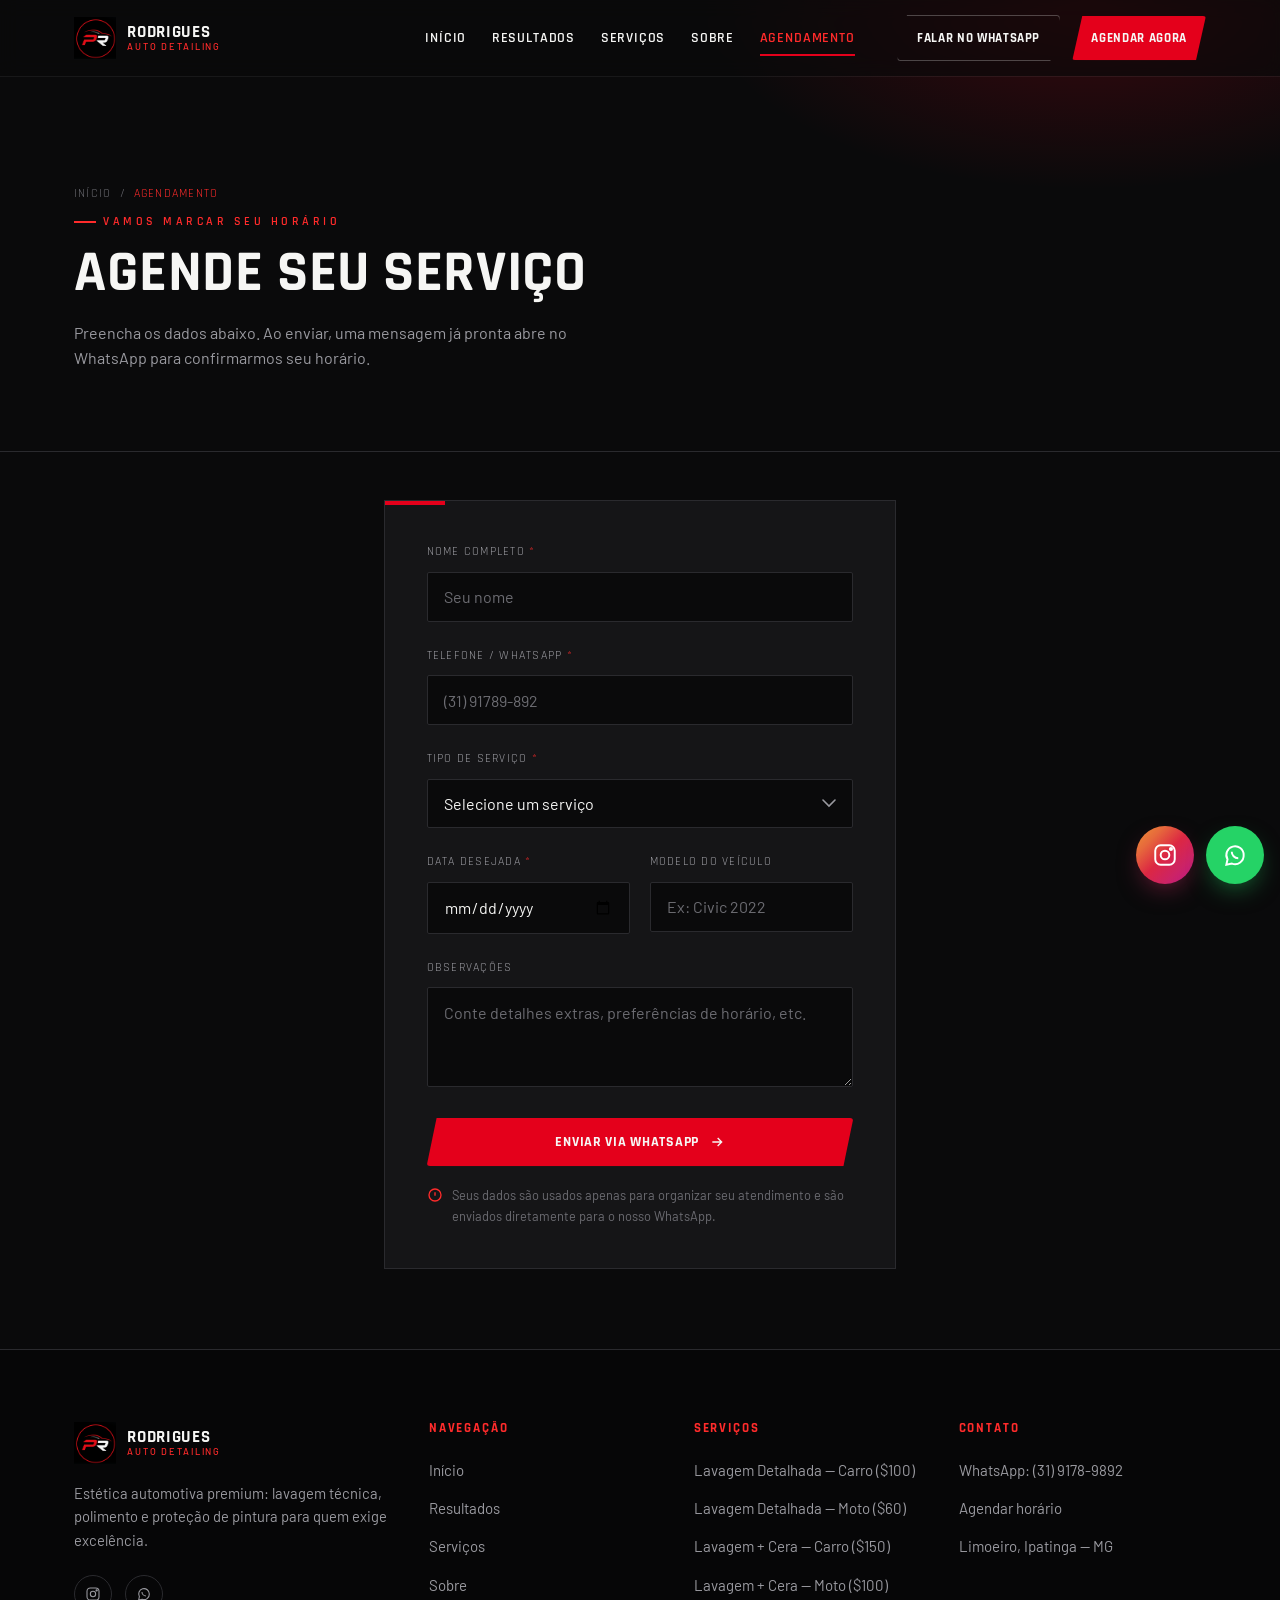
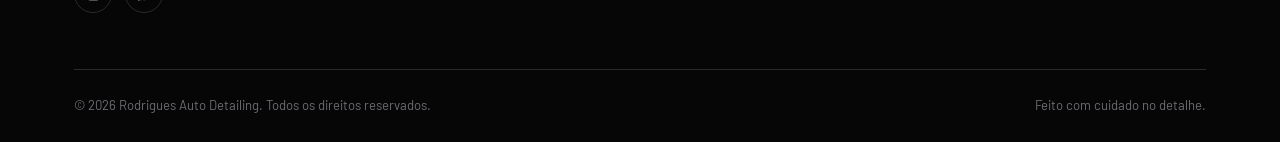
<file: booking.html>
<!DOCTYPE html>
<html lang="pt-BR">
<head>
<meta charset="UTF-8">
<meta name="viewport" content="width=device-width, initial-scale=1.0, viewport-fit=cover">
<title>Agendamento | Rodrigues Auto Detailing</title>
<meta name="description" content="Agende seu serviço de estética automotiva com a Rodrigues Auto Detailing. Preencha o formulário e envie direto pelo WhatsApp.">
<meta name="theme-color" content="#0a0a0b">
<link rel="icon" type="image/png" href="assets/logo.png">
<link rel="stylesheet" href="css/style.css">
</head>
<body>

<!-- ============================= HEADER ============================= -->
<div class="header-wrap">
  <div class="container header-inner">
    <a href="index.html" class="brand">
      <img src="assets/logo.png" alt="Logo Rodrigues Auto Detailing">
      <span>Rodrigues<small>Auto Detailing</small></span>
    </a>

    <nav class="nav-links" id="nav-links" aria-label="Menu principal">
      <div class="nav-mobile-top">
        <span class="nav-mobile-label">Menu</span>
        <button type="button" class="nav-close" id="nav-close" aria-label="Fechar menu">
          <svg viewBox="0 0 24 24" fill="none" stroke="currentColor" stroke-width="2"><path d="M6 6l12 12M18 6L6 18"/></svg>
        </button>
      </div>

      <div class="nav-mobile-body">
        <a href="index.html">Início</a>
        <a href="index.html#antes-depois">Resultados</a>
        <a href="index.html#servicos">Serviços</a>
        <a href="about.html">Sobre</a>
        <a href="booking.html" class="active">Agendamento</a>
      </div>

      <div class="nav-mobile-footer">
        <a href="https://wa.me/553191789892" class="btn btn-ghost btn-block" target="_blank" rel="noopener">WhatsApp</a>
        <a href="booking.html" class="btn btn-primary btn-block">Agendar agora</a>
      </div>
    </nav>

    <div class="header-cta">
      <a href="https://wa.me/553191789892" class="btn btn-ghost" target="_blank" rel="noopener">Falar no WhatsApp</a>
      <a href="booking.html" class="btn btn-primary">Agendar agora</a>
      <button class="nav-toggle" id="nav-toggle" type="button" aria-label="Abrir menu" aria-expanded="false" aria-controls="nav-links">
        <span></span><span></span><span></span>
      </button>
    </div>
  </div>
</div>

<!-- ============================= PAGE HERO ============================= -->
<section class="page-hero">
  <div class="container">
    <div class="breadcrumb"><a href="index.html">Início</a><span class="sep">/</span><span class="current">Agendamento</span></div>
    <span class="eyebrow">Vamos marcar seu horário</span>
    <h1>Agende seu serviço</h1>
    <p>Preencha os dados abaixo. Ao enviar, uma mensagem já pronta abre no WhatsApp para confirmarmos seu horário.</p>
  </div>
</section>

<!-- ============================= BOOKING ============================= -->
<section class="booking-section">
  <div class="container">
    <form class="booking-form booking-form--solo reveal" id="booking-form" novalidate>
      <div class="field">
        <label for="nome">Nome completo <span class="required">*</span></label>
        <input type="text" id="nome" name="nome" placeholder="Seu nome" required>
      </div>

      <div class="field">
        <label for="telefone">Telefone / WhatsApp <span class="required">*</span></label>
        <input type="tel" id="telefone" name="telefone" placeholder="(31) 91789-892" required>
      </div>

      <div class="field">
        <label for="servico">Tipo de serviço <span class="required">*</span></label>
        <select id="servico" name="servico" required>
          <option value="" disabled selected>Selecione um serviço</option>
          <option value="lavagem-carro">Lavagem Detalhada — Carro (interna e externa)</option>
          <option value="lavagem-moto">Lavagem Detalhada — Moto</option>
          <option value="lavagem-cera-carro">Lavagem Detalhada + Cera — Carro</option>
          <option value="lavagem-cera-moto">Lavagem Detalhada + Cera — Moto</option>
          <option value="outro">Outro / Dúvida sobre serviço</option>
        </select>
      </div>

      <div class="field-row">
        <div class="field">
          <label for="data">Data desejada <span class="required">*</span></label>
          <input type="date" id="data" name="data" required>
        </div>
        <div class="field">
          <label for="veiculo">Modelo do veículo</label>
          <input type="text" id="veiculo" name="veiculo" placeholder="Ex: Civic 2022">
        </div>
      </div>

      <div class="field">
        <label for="observacoes">Observações</label>
        <textarea id="observacoes" name="observacoes" placeholder="Conte detalhes extras, preferências de horário, etc."></textarea>
      </div>

      <button type="submit" class="btn btn-primary btn-block">
        Enviar via WhatsApp
        <svg width="16" height="16" viewBox="0 0 24 24" fill="none" stroke="currentColor" stroke-width="2"><path d="M5 12h14M13 6l6 6-6 6"/></svg>
      </button>

      <div class="form-note">
        <svg viewBox="0 0 24 24" fill="none" stroke="currentColor" stroke-width="2"><circle cx="12" cy="12" r="9"/><path d="M12 8v5M12 16h.01"/></svg>
        <span>Seus dados são usados apenas para organizar seu atendimento e são enviados diretamente para o nosso WhatsApp.</span>
      </div>

      <div class="form-success" id="form-success">
        <svg viewBox="0 0 24 24" fill="none" stroke="currentColor" stroke-width="2"><path d="M4 12l5 5L20 6"/></svg>
        <span>Tudo certo! Abrimos o WhatsApp com sua mensagem pronta — é só enviar por lá.</span>
      </div>
    </form>
  </div>
</section>

<!-- ============================= FOOTER ============================= -->
<footer class="site-footer">
  <div class="container">
    <div class="footer-grid">
      <div class="footer-brand">
        <a href="index.html" class="brand">
          <img src="assets/logo.png" alt="Logo Rodrigues Auto Detailing">
          <span>Rodrigues<small>Auto Detailing</small></span>
        </a>
        <p>Estética automotiva premium: lavagem técnica, polimento e proteção de pintura para quem exige excelência.</p>
        <div class="footer-social">
          <a href="https://www.instagram.com/rodrigues.autosdetailing?igsh=MWh2ZXZ2b3c1aXF5aA==" target="_blank" rel="noopener" aria-label="Instagram"><svg viewBox="0 0 24 24" fill="none" stroke="currentColor" stroke-width="1.6"><rect x="3" y="3" width="18" height="18" rx="5"/><circle cx="12" cy="12" r="4"/><circle cx="17.5" cy="6.5" r="1"/></svg></a>
          <a href="https://wa.me/553191789892" aria-label="WhatsApp"><svg viewBox="0 0 24 24" fill="none" stroke="currentColor" stroke-width="1.6"><path d="M20 12a8 8 0 10-14.9 4L4 21l5.2-1.1A8 8 0 0020 12z"/><path d="M9 9c0 3 2.5 6 6 6"/></svg></a>
        </div>
      </div>

      <div class="footer-col">
        <h4>Navegação</h4>
        <ul>
          <li><a href="index.html">Início</a></li>
          <li><a href="index.html#antes-depois">Resultados</a></li>
          <li><a href="index.html#servicos">Serviços</a></li>
          <li><a href="about.html">Sobre</a></li>
        </ul>
      </div>

      <div class="footer-col">
        <h4>Serviços</h4>
        <ul>
          <li><a href="index.html#servicos">Lavagem Detalhada — Carro ($100)</a></li>
          <li><a href="index.html#servicos">Lavagem Detalhada — Moto ($60)</a></li>
          <li><a href="index.html#servicos">Lavagem + Cera — Carro ($150)</a></li>
          <li><a href="index.html#servicos">Lavagem + Cera — Moto ($100)</a></li>
        </ul>
      </div>

      <div class="footer-col">
        <h4>Contato</h4>
        <ul>
          <li><a href="https://wa.me/553191789892">WhatsApp: (31) 9178-9892</a></li>
          <li><a href="booking.html">Agendar horário</a></li>
          <li><a href="#">Limoeiro, Ipatinga — MG</a></li>
        </ul>
      </div>
    </div>

    <div class="footer-bottom">
      <span>© <span class="current-year">2026</span> Rodrigues Auto Detailing. Todos os direitos reservados.</span>
      <span>Feito com cuidado no detalhe.</span>
    </div>
  </div>
</footer>

<div class="float-buttons">
  <a class="ig-float" href="https://www.instagram.com/rodrigues.autosdetailing?igsh=MWh2ZXZ2b3c1aXF5aA==" target="_blank" rel="noopener" aria-label="Siga no Instagram">
    <svg viewBox="0 0 24 24" fill="none" stroke="currentColor" stroke-width="1.8"><rect x="3" y="3" width="18" height="18" rx="5"/><circle cx="12" cy="12" r="4"/><circle cx="17.5" cy="6.5" r="1"/></svg>
  </a>
  <a class="wa-float" href="https://wa.me/553191789892" target="_blank" rel="noopener" aria-label="Fale conosco no WhatsApp">
    <svg viewBox="0 0 24 24" fill="none" stroke="currentColor" stroke-width="1.8"><path d="M20 12a8 8 0 10-14.9 4L4 21l5.2-1.1A8 8 0 0020 12z"/><path d="M9 9c0 3 2.5 6 6 6"/></svg>
  </a>
</div>

<script src="js/script.js"></script>
</body>
</html>
</file>
<file: css/style.css>
/* ==========================================================================
   RODRIGUES AUTO DETAILING — STYLESHEET
   Design tokens, base styles, componentes e animações.
   ========================================================================== */

/* ---------- Fonts ---------- */
@import url('https://fonts.googleapis.com/css2?family=Rajdhani:wght@500;600;700&family=Barlow:ital,wght@0,400;0,500;0,600;1,400&display=swap');

/* ---------- Design Tokens ---------- */
:root{
  --jet:            #0a0a0b;   /* fundo principal */
  --carbon:         #151517;   /* superfícies / cards */
  --carbon-2:       #1e1e21;   /* superfícies elevadas */
  --line:           #2a2a2e;   /* bordas sutis */
  --red:            #e4001b;   /* vermelho principal */
  --red-bright:     #ff2b2b;   /* vermelho de destaque / glow */
  --red-dark:       #9c0013;
  --white:          #f6f6f4;
  --steel:          #9a9aa0;   /* texto secundário */
  --steel-dim:      #6c6c72;

  --font-display: 'Rajdhani', 'Arial Narrow', sans-serif;
  --font-body: 'Barlow', 'Segoe UI', sans-serif;

  --container: 1180px;
  --radius: 3px;
  --ease: cubic-bezier(.22,.68,0,1);
  --safe-top: env(safe-area-inset-top, 0px);
  --safe-right: env(safe-area-inset-right, 0px);
  --safe-bottom: env(safe-area-inset-bottom, 0px);
  --safe-left: env(safe-area-inset-left, 0px);
}

/* ---------- Reset ---------- */
*, *::before, *::after{ box-sizing: border-box; margin:0; padding:0; }
html{
  scroll-behavior: smooth;
  -webkit-text-size-adjust: 100%;
  text-size-adjust: 100%;
}
body{
  background: var(--jet);
  color: var(--white);
  font-family: var(--font-body);
  font-size: 16px;
  line-height: 1.6;
  -webkit-font-smoothing: antialiased;
  overflow-x: hidden;
  -webkit-tap-highlight-color: transparent;
}
body.nav-open{ overflow: hidden; }
body.nav-open .nav-toggle{
  visibility: hidden;
  opacity: 0;
  pointer-events: none;
}
body.nav-open .float-buttons{ display: none; }
img{ max-width:100%; display:block; }
a{ color:inherit; text-decoration:none; }
ul{ list-style:none; }
button{ font-family:inherit; cursor:pointer; border:none; background:none; color:inherit; }
input, select, textarea{ font-family:inherit; font-size:1rem; }

::selection{ background: var(--red); color: var(--white); }

/* focus visibility */
a:focus-visible, button:focus-visible, input:focus-visible, select:focus-visible, textarea:focus-visible{
  outline: 2px solid var(--red-bright);
  outline-offset: 3px;
}

@media (prefers-reduced-motion: reduce){
  *{ animation-duration: 0.01ms !important; animation-iteration-count: 1 !important; transition-duration: 0.01ms !important; scroll-behavior: auto !important; }
}

.container{
  width: 100%;
  max-width: var(--container);
  margin: 0 auto;
  padding: 0 24px;
}

.eyebrow{
  font-family: var(--font-display);
  font-weight: 600;
  letter-spacing: .28em;
  text-transform: uppercase;
  font-size: .78rem;
  color: var(--red-bright);
  display: inline-flex;
  align-items: center;
  gap: .6em;
}
.eyebrow::before{
  content:"";
  width: 22px; height: 2px;
  background: var(--red-bright);
  display:inline-block;
}

h1,h2,h3,h4{
  font-family: var(--font-display);
  font-weight: 700;
  text-transform: uppercase;
  line-height: 1.05;
  letter-spacing: .01em;
}

.section-title{
  font-size: clamp(1.9rem, 4vw, 3rem);
  margin: .5rem 0 1rem;
}
.section-lead{
  color: var(--steel);
  max-width: 560px;
  font-size: 1.05rem;
}
.section-head{
  margin-bottom: 3rem;
}
.section-head.center{
  text-align:center;
  margin-left:auto; margin-right:auto;
}
.section-head.center .section-lead{ margin-inline:auto; }

section{ padding: 6.5rem 0; position: relative; }

/* ---------- Diagonal stripe divider (signature motif) ---------- */
.stripe-divider{
  position: relative;
  height: 46px;
  overflow: hidden;
  background: var(--jet);
}
.stripe-divider::before{
  content:"";
  position:absolute;
  inset:-10px -5% -10px -5%;
  background: repeating-linear-gradient(
    115deg,
    var(--red) 0 60px,
    transparent 60px 90px,
    var(--carbon) 90px 96px,
    transparent 96px 130px
  );
  transform: skewY(-1.4deg);
}

/* ==========================================================================
   HEADER / NAV
   ========================================================================== */
.header-wrap{
  position: fixed;
  top: 0;
  left: 0;
  right: 0;
  z-index: 500;
  padding-top: var(--safe-top);
  border-bottom: 1px solid rgba(255,255,255,0.06);
}
.header-wrap::before{
  content: "";
  position: absolute;
  inset: 0;
  background: rgba(10,10,11,0.72);
  backdrop-filter: blur(10px) saturate(140%);
  -webkit-backdrop-filter: blur(10px) saturate(140%);
  z-index: -1;
}
.header-inner{
  display: grid;
  grid-template-columns: minmax(0, 1fr) auto minmax(0, 1fr);
  align-items: center;
  gap: 1.25rem;
  height: 76px;
  min-width: 0;
}
.brand{
  display:flex; align-items:center; gap:.7rem;
  font-family: var(--font-display);
  font-weight:700; letter-spacing:.04em;
  font-size: 1.05rem;
  text-transform:uppercase;
  flex-shrink: 0;
  min-width: 0;
  justify-self: start;
}
.brand img{ height: 42px; width:42px; object-fit:contain; }
.brand span{ display:flex; flex-direction:column; line-height:1.05; }
.brand small{
  font-family: var(--font-body);
  font-weight:500;
  letter-spacing:.2em;
  font-size:.58rem;
  color: var(--red-bright);
  text-transform:uppercase;
}

.nav-links{
  display:flex;
  align-items:center;
  justify-content:center;
  gap: clamp(1rem, 2vw, 2.4rem);
  font-family: var(--font-display);
  font-weight:600;
  letter-spacing:.06em;
  text-transform:uppercase;
  font-size: clamp(.72rem, 1.1vw, .86rem);
  grid-column: 2;
  justify-self: center;
  white-space: nowrap;
}
.nav-links a{
  position:relative;
  padding: .3rem 0;
  color: var(--white);
  transition: color .25s;
}
.nav-links a::after{
  content:"";
  position:absolute; left:0; bottom:-2px;
  width:0; height:2px;
  background: var(--red);
  transition: width .3s var(--ease);
}
.nav-links a:hover{ color: var(--red-bright); }
.nav-links a:hover::after, .nav-links a.active::after{ width:100%; }
.nav-links a.active{ color: var(--red-bright); }

/* Mobile menu building blocks (hidden on desktop) */
.nav-mobile-top,
.nav-mobile-footer{ display: none; }
.nav-mobile-body{ display: contents; }

.header-cta{
  display:flex;
  align-items:center;
  justify-content: flex-end;
  gap: .75rem;
  flex-shrink: 0;
  grid-column: 3;
  justify-self: end;
}
.header-cta .btn{
  font-size: clamp(.72rem, 1vw, .86rem);
  padding: .75rem clamp(.85rem, 1.5vw, 1.5rem);
}

.btn{
  display:inline-flex;
  align-items:center;
  justify-content:center;
  gap:.6rem;
  font-family: var(--font-display);
  font-weight:700;
  letter-spacing:.05em;
  text-transform:uppercase;
  font-size:.9rem;
  padding: .95rem 2rem;
  border-radius: var(--radius);
  transition: transform .28s var(--ease), box-shadow .28s var(--ease), background .28s var(--ease);
  white-space: nowrap;
  min-height: 44px;
}
.btn-primary{
  background: var(--red);
  color: var(--white);
  box-shadow: 0 8px 24px -8px rgba(228,0,27,.55);
  clip-path: polygon(10px 0, 100% 0, calc(100% - 10px) 100%, 0 100%);
}
.btn-primary:hover{
  background: var(--red-bright);
  transform: translateY(-2px);
  box-shadow: 0 14px 30px -8px rgba(255,43,43,.65);
}
.btn-ghost{
  border: 1px solid rgba(255,255,255,.25);
  color: var(--white);
  clip-path: polygon(10px 0, 100% 0, calc(100% - 10px) 100%, 0 100%);
}
.btn-ghost:hover{
  border-color: var(--red-bright);
  color: var(--red-bright);
}
.btn-block{ width:100%; }

.nav-toggle{
  display:none;
  flex-direction:column;
  justify-content: center;
  align-items: center;
  gap: 6px;
  width: 46px;
  height: 46px;
  padding: 0;
  z-index: 620;
  flex-shrink: 0;
  border: 1px solid rgba(255,255,255,.18);
  border-radius: var(--radius);
  background: rgba(255,255,255,.04);
  transition: border-color .25s, background .25s, transform .25s;
}
.nav-toggle:hover{
  border-color: rgba(255,43,43,.45);
  background: rgba(228,0,27,.12);
}
.nav-toggle span{
  display: block;
  height: 2px;
  width: 20px;
  background: var(--white);
  border-radius: 2px;
  transition: transform .32s var(--ease), opacity .22s var(--ease), width .32s var(--ease);
  transform-origin: center;
}
.nav-toggle.open{
  border-color: rgba(255,43,43,.55);
  background: rgba(228,0,27,.16);
}
.nav-toggle.open span:nth-child(1){ transform: translateY(8px) rotate(45deg); width: 22px; }
.nav-toggle.open span:nth-child(2){ opacity: 0; transform: scaleX(0); }
.nav-toggle.open span:nth-child(3){ transform: translateY(-8px) rotate(-45deg); width: 22px; }

.nav-close{
  display: none;
  width: 44px;
  height: 44px;
  align-items: center;
  justify-content: center;
  border: 1px solid var(--line);
  border-radius: var(--radius);
  color: var(--white);
  background: rgba(255,255,255,.03);
  transition: border-color .25s, color .25s, background .25s;
}
.nav-close svg{ width: 20px; height: 20px; }
.nav-close:hover{
  border-color: var(--red-bright);
  color: var(--red-bright);
  background: rgba(228,0,27,.1);
}

/* ==========================================================================
   HERO
   ========================================================================== */
.hero{
  position:relative;
  min-height: 100svh;
  min-height: 100dvh;
  display:flex;
  align-items:flex-end;
  padding-top: calc(76px + var(--safe-top));
  overflow:hidden;
}
.hero-media{
  position:absolute; inset:0;
  z-index:0;
}
.hero-media img{
  width:100%; height:100%;
  object-fit:cover;
  object-position: 55% 30%;
  transform: scale(1.05);
  animation: heroZoom 16s ease-out forwards;
}
@keyframes heroZoom{ from{ transform: scale(1.12);} to{ transform: scale(1);} }

.hero-media::after{
  content:"";
  position:absolute; inset:0;
  background:
    linear-gradient(0deg, rgba(10,10,11,.97) 4%, rgba(10,10,11,.55) 42%, rgba(10,10,11,.35) 65%, rgba(10,10,11,.75) 100%),
    linear-gradient(100deg, rgba(10,10,11,.85) 0%, rgba(10,10,11,.15) 55%);
}

.hero-content{
  position:relative; z-index:2;
  padding: 6rem 0 6.5rem;
  max-width: 760px;
}
.hero .eyebrow{ margin-bottom: 1.4rem; }
.hero h1{
  font-size: clamp(2.6rem, 6.4vw, 5.2rem);
  color: var(--white);
  margin-bottom: 1.4rem;
}
.hero h1 em{
  font-style:normal;
  color: var(--red-bright);
  text-shadow: 0 0 34px rgba(255,43,43,.45);
}
.hero p{
  color: var(--steel);
  font-size: 1.15rem;
  max-width: 480px;
  margin-bottom: 2.3rem;
}
.hero-actions{ display:flex; gap:1rem; flex-wrap:wrap; }

.hero-scroll{
  position:absolute;
  right: 30px; bottom: 34px;
  z-index:2;
  writing-mode: vertical-rl;
  font-family: var(--font-display);
  letter-spacing:.3em;
  font-size:.72rem;
  color: var(--steel);
  display:flex; align-items:center; gap:.8rem;
  text-transform:uppercase;
}
.hero-scroll::after{
  content:"";
  width:1px; height:46px;
  background: linear-gradient(var(--red-bright), transparent);
  animation: scrollLine 2.2s ease-in-out infinite;
}
@keyframes scrollLine{ 0%,100%{ transform: scaleY(1); opacity:1;} 50%{ transform: scaleY(.4); opacity:.4;} }

/* ==========================================================================
   TRUST / STRIP BAR
   ========================================================================== */
.trust-bar{
  border-top: 1px solid var(--line);
  border-bottom: 1px solid var(--line);
  background: var(--carbon);
}
.trust-bar .container{
  display:flex;
  flex-wrap:wrap;
  justify-content: space-between;
  gap: 1.6rem;
  padding: 1.7rem 24px;
}
.trust-item{
  display:flex; align-items:center; gap:.8rem;
  font-family: var(--font-display);
  text-transform:uppercase;
  letter-spacing:.04em;
  font-size:.85rem;
  color: var(--steel);
}
.trust-item svg{ flex-shrink:0; width:22px; height:22px; color: var(--red-bright); }
.trust-item strong{ color: var(--white); }

/* ==========================================================================
   ANTES E DEPOIS (before/after slider)
   ========================================================================== */
.ba-wrap{
  display:grid;
  grid-template-columns: 1.15fr .85fr;
  gap: 3.2rem;
  align-items:center;
}
.ba-slider{
  position:relative;
  aspect-ratio: 4/5;
  border-radius: var(--radius);
  overflow:hidden;
  box-shadow: 0 30px 60px -20px rgba(0,0,0,.6);
  border: 1px solid var(--line);
  user-select:none;
  touch-action: none;
  -webkit-user-select: none;
}
.ba-slider img{
  position:absolute; inset:0;
  width:100%; height:100%;
  object-fit:cover;
  pointer-events:none;
}
.ba-slider .ba-before{ z-index:1; }
.ba-slider .ba-after-wrap{
  position:absolute; inset:0;
  z-index:2;
  width: 50%;
  overflow:hidden;
}
.ba-slider .ba-after-wrap img{ width: var(--ba-img-w, 100%); max-width:none; }
.ba-tag{
  position:absolute; top:16px;
  font-family: var(--font-display);
  font-weight:700;
  letter-spacing:.12em;
  font-size:.72rem;
  text-transform:uppercase;
  padding: .4rem .8rem;
  border-radius: 2px;
  z-index:4;
}
.ba-tag.before{ left:16px; background: rgba(20,20,22,.75); color: var(--steel); border:1px solid var(--line); }
.ba-tag.after{ right:16px; background: var(--red); color:var(--white); }

.ba-handle{
  position:absolute; top:0; bottom:0;
  left:50%;
  width:0;
  z-index:5;
  transform: translateX(-50%);
  cursor: ew-resize;
}
.ba-handle::before{
  content:"";
  position:absolute; top:0; bottom:0; left:50%;
  width:2px;
  background: var(--white);
  transform: translateX(-50%);
  box-shadow: 0 0 12px rgba(0,0,0,.5);
}
.ba-handle-btn{
  position:absolute; top:50%; left:50%;
  width:52px; height:52px;
  transform: translate(-50%,-50%);
  background: var(--red);
  border-radius:50%;
  display:flex; align-items:center; justify-content:center;
  box-shadow: 0 8px 20px rgba(0,0,0,.5), 0 0 0 6px rgba(228,0,27,.18);
  color:#fff;
}
.ba-handle-btn svg{ width:20px; height:20px; }

.ba-dots{
  display:flex; gap:.6rem; margin-top:1.6rem;
}
.ba-dots button{
  width:34px; height:4px;
  background: var(--line);
  border-radius:2px;
  transition: background .25s, width .25s;
}
.ba-dots button.active{ background: var(--red); width:52px; }

.ba-copy{ }
.ba-copy p{ color: var(--steel); margin: 1.1rem 0 1.8rem; max-width:440px; }
.ba-stats{ display:flex; gap:2.4rem; margin-top: 2.2rem; flex-wrap:wrap; }
.ba-stat b{
  display:block;
  font-family: var(--font-display);
  font-size: 2.1rem;
  color: var(--red-bright);
}
.ba-stat span{ color: var(--steel); font-size:.85rem; text-transform:uppercase; letter-spacing:.06em; }

/* results grid */
.results-grid{
  margin-top: 4.5rem;
  display:grid;
  grid-template-columns: repeat(4, 1fr);
  grid-auto-rows: 200px;
  gap: 14px;
}
.results-grid .r-item{
  position:relative;
  overflow:hidden;
  border-radius: var(--radius);
  border: 1px solid var(--line);
}
.results-grid .r-item img{
  width:100%; height:100%; object-fit:cover;
  transition: transform .6s var(--ease), filter .6s;
  filter: saturate(1.02);
}
.results-grid .r-item:hover img{ transform: scale(1.08); }
.results-grid .r-item::after{
  content: attr(data-label);
  position:absolute; left:0; right:0; bottom:0;
  padding: .8rem 1rem;
  font-family: var(--font-display);
  font-size:.72rem;
  letter-spacing:.1em;
  text-transform:uppercase;
  color: var(--white);
  background: linear-gradient(0deg, rgba(0,0,0,.82), transparent);
  opacity:0; transform: translateY(8px);
  transition: all .3s var(--ease);
}
.results-grid .r-item:hover::after{ opacity:1; transform:translateY(0); }
.results-grid .r-item.big{ grid-column: span 2; grid-row: span 2; }

/* ==========================================================================
   SERVIÇOS
   ========================================================================== */
.services{ background: var(--carbon); }
.services-grid{
  display:grid;
  grid-template-columns: repeat(4, 1fr);
  gap: 1.5px;
  background: var(--line);
  border: 1px solid var(--line);
  margin-top: 1rem;
}
.service-card{
  background: var(--carbon);
  padding: 2.6rem 1.9rem;
  position:relative;
  transition: background .3s var(--ease);
  min-height: 300px;
  display:flex; flex-direction:column;
}
.service-card:hover{ background: var(--carbon-2); }
.service-num{
  font-family: var(--font-display);
  font-size:.8rem;
  color: var(--red-bright);
  letter-spacing:.1em;
  margin-bottom: 1.6rem;
}
.service-icon{
  width:46px; height:46px;
  margin-bottom: 1.6rem;
  color: var(--red-bright);
}
.service-icon svg{ width:100%; height:100%; }
.service-card h3{
  font-size:1.2rem;
  margin-bottom: .5rem;
  letter-spacing:.02em;
}
.service-price{
  font-family: var(--font-display);
  font-size: 1.85rem;
  font-weight: 700;
  color: var(--red-bright);
  letter-spacing: .02em;
  margin-bottom: .9rem;
  line-height: 1;
}
.service-card p:not(.service-price){
  color: var(--steel);
  font-size:.92rem;
  flex-grow:1;
}
.service-card .service-more{
  margin-top:1.4rem;
  font-family: var(--font-display);
  font-size:.75rem;
  letter-spacing:.12em;
  text-transform:uppercase;
  color: var(--steel-dim);
  display:flex; align-items:center; gap:.5rem;
  transition: color .25s, gap .25s;
}
.service-card:hover .service-more{ color: var(--red-bright); gap:.8rem; }

/* ==========================================================================
   CTA FINAL
   ========================================================================== */
.cta-final{
  position:relative;
  padding: 5.5rem 0;
  overflow:hidden;
  background: var(--jet);
}
.cta-final::before{
  content:"";
  position:absolute; inset:0;
  background:
    radial-gradient(ellipse 60% 90% at 15% 50%, rgba(228,0,27,.28), transparent 60%),
    linear-gradient(120deg, #0a0a0b 0%, #150507 60%, #1c0508 100%);
}
.cta-final .container{
  position:relative; z-index:2;
  display:flex; align-items:center; justify-content:space-between;
  gap: 2rem; flex-wrap:wrap;
}
.cta-final h2{ font-size: clamp(1.8rem,3.6vw,2.7rem); max-width:600px; }
.cta-final p.section-lead{ margin-top:.8rem; }

/* ==========================================================================
   FOOTER
   ========================================================================== */
.site-footer{
  background: #060607;
  border-top: 1px solid var(--line);
  padding-top: 4.5rem;
}
.footer-grid{
  display:grid;
  grid-template-columns: 1.4fr 1fr 1fr 1.1fr;
  gap: 2.5rem;
  padding-bottom: 3.5rem;
}
.footer-brand .brand{ margin-bottom: 1.1rem; }
.footer-brand p{ color: var(--steel); max-width: 320px; font-size:.92rem; }
.footer-social{ display:flex; gap:.8rem; margin-top:1.4rem; }
.footer-social a{
  width:38px; height:38px;
  border:1px solid var(--line);
  border-radius:50%;
  display:flex; align-items:center; justify-content:center;
  transition: border-color .25s, color .25s, transform .25s;
  color: var(--steel);
}
.footer-social a:hover{ border-color: var(--red-bright); color: var(--red-bright); transform: translateY(-3px); }
.footer-social svg{ width:16px; height:16px; }

.footer-col h4{
  font-size:.82rem;
  letter-spacing:.14em;
  color: var(--red-bright);
  margin-bottom: 1.3rem;
}
.footer-col ul li{ margin-bottom:.8rem; }
.footer-col ul a{
  color: var(--steel);
  font-size:.94rem;
  transition: color .2s, padding-left .2s;
}
.footer-col ul a:hover{ color: var(--white); padding-left:4px; }

.footer-bottom{
  border-top: 1px solid var(--line);
  padding: 1.6rem 0;
  display:flex; justify-content:space-between; flex-wrap:wrap; gap:.8rem;
  color: var(--steel-dim);
  font-size:.82rem;
}
.footer-bottom a{ color: var(--steel-dim); }
.footer-bottom a:hover{ color: var(--red-bright); }

/* ==========================================================================
   FLOAT BUTTONS (Instagram + WhatsApp)
   ========================================================================== */
.float-buttons{
  position: fixed;
  right: calc(16px + var(--safe-right));
  bottom: calc(16px + var(--safe-bottom));
  z-index: 400;
  display: flex;
  flex-direction: row;
  align-items: center;
  gap: 12px;
}
.ig-float,
.wa-float{
  width: 58px;
  height: 58px;
  border-radius: 50%;
  display: flex;
  align-items: center;
  justify-content: center;
  transition: transform .25s var(--ease), box-shadow .25s;
}
.ig-float svg,
.wa-float svg{ width: 26px; height: 26px; color: #fff; }

.ig-float{
  background: linear-gradient(135deg, #f09433 0%, #e6683c 25%, #dc2743 50%, #cc2366 75%, #bc1888 100%);
  box-shadow: 0 10px 26px -8px rgba(225, 48, 108, .5);
}
.ig-float:hover{
  transform: scale(1.06);
  box-shadow: 0 12px 28px -6px rgba(225, 48, 108, .65);
}

.wa-float{
  background: #25D366;
  box-shadow: 0 10px 26px -8px rgba(37,211,102,.55);
  animation: waPulse 2.6s ease-in-out infinite;
}
.wa-float:hover{
  background: #20bd5a;
  transform: scale(1.06);
}
@keyframes waPulse{
  0%,100%{ box-shadow: 0 10px 26px -8px rgba(37,211,102,.55), 0 0 0 0 rgba(37,211,102,.4); }
  50%{ box-shadow: 0 10px 26px -8px rgba(37,211,102,.55), 0 0 0 12px rgba(37,211,102,0); }
}

/* ==========================================================================
   PAGE HERO (About / Booking)
   ========================================================================== */
.page-hero{
  position:relative;
  padding: calc(11.5rem + var(--safe-top)) 0 5rem;
  overflow:hidden;
  border-bottom: 1px solid var(--line);
}
.page-hero::before{
  content:"";
  position:absolute; inset:0;
  background:
    radial-gradient(ellipse 50% 70% at 85% 0%, rgba(228,0,27,.22), transparent 60%),
    var(--jet);
  z-index:0;
}
.page-hero .container{ position:relative; z-index:1; }
.page-hero h1{ font-size: clamp(2.2rem,5vw,3.6rem); margin-top:.7rem; }
.page-hero p{ color:var(--steel); max-width:520px; margin-top:1rem; }
.breadcrumb{
  font-family: var(--font-display);
  font-size:.78rem;
  letter-spacing:.1em;
  text-transform:uppercase;
  color: var(--steel-dim);
}
.breadcrumb a{ color: var(--steel-dim); }
.breadcrumb a:hover{ color:var(--red-bright); }
.breadcrumb .sep{ margin: 0 .5rem; }
.breadcrumb .current{ color: var(--red-bright); }

/* ==========================================================================
   ABOUT PAGE
   ========================================================================== */
.founder{
  display:grid;
  grid-template-columns: .8fr 1.2fr;
  gap: 4rem;
  align-items:center;
}
.founder-visual{
  position:relative;
  aspect-ratio: 3/4;
  border-radius: var(--radius);
  overflow:hidden;
  border: 1px solid var(--line);
}
.founder-visual img{ width:100%; height:100%; object-fit:cover; }
.founder-visual .fv-frame{
  position:absolute; inset:14px;
  border: 1px solid rgba(255,255,255,.18);
  pointer-events:none;
}
.founder-monogram{
  position:absolute;
  left: 20px; bottom:20px;
  z-index:3;
  display:flex; align-items:center; gap:.8rem;
  background: rgba(10,10,11,.65);
  backdrop-filter: blur(6px);
  padding: .8rem 1.1rem;
  border: 1px solid rgba(255,255,255,.14);
}
.founder-monogram img{ width:34px; height:34px; object-fit:contain; }
.founder-monogram span{
  font-family: var(--font-display);
  font-size:.78rem;
  letter-spacing:.08em;
  text-transform:uppercase;
  color: var(--steel);
}
.founder-copy p{ color: var(--steel); margin-bottom: 1.2rem; }
.founder-copy p:first-of-type{
  color: var(--white);
  font-size: 1.12rem;
}
.founder-signature{
  margin-top: 2rem;
  padding-top: 1.6rem;
  border-top: 1px solid var(--line);
  display:flex; align-items:center; gap:1rem;
}
.founder-signature strong{ display:block; font-family: var(--font-display); letter-spacing:.03em; }
.founder-signature span{ color: var(--steel); font-size:.85rem; }

.values-strip{
  margin-top: 5rem;
  display:grid;
  grid-template-columns: repeat(3,1fr);
  gap: 1.5px;
  background: var(--line);
  border: 1px solid var(--line);
}
.value-card{
  background: var(--jet);
  padding: 2.2rem;
}
.value-card h4{ font-size:1rem; margin-bottom:.6rem; letter-spacing:.02em; }
.value-card p{ color:var(--steel); font-size:.9rem; }

.products{ background: var(--carbon); }
.products-wrap{
  display:grid;
  grid-template-columns: 1fr 1fr;
  gap: 4rem;
  align-items:center;
}
.brand-badge{
  display:inline-flex; align-items:center; gap:.6rem;
  border: 1px solid var(--line);
  padding: .5rem 1rem;
  font-family: var(--font-display);
  letter-spacing:.1em;
  font-size:.78rem;
  text-transform:uppercase;
  color: var(--red-bright);
  margin-bottom: 1.4rem;
}
.products-copy p{ color: var(--steel); margin-bottom: 1.2rem; }
.product-list{ margin-top: 1.8rem; display:flex; flex-direction:column; gap: 1rem; }
.product-list li{
  display:flex; gap:1rem; align-items:flex-start;
  color: var(--steel);
  font-size:.95rem;
}
.product-list svg{ flex-shrink:0; width:20px; height:20px; margin-top:2px; color: var(--red-bright); }
.product-list strong{ color: var(--white); }

.products-visual{
  display:grid;
  grid-template-columns: 1fr 1fr;
  gap: 14px;
}
.products-visual img{
  border-radius: var(--radius);
  border: 1px solid var(--line);
  aspect-ratio: 1/1.1;
  object-fit:cover;
}
.products-visual img:first-child{ margin-top: 2.2rem; }

/* ==========================================================================
   BOOKING PAGE
   ========================================================================== */
.booking-section{
  padding: 3rem 0 5rem;
}
.booking-section .container{
  max-width: 560px;
}
.booking-form--solo{
  width: 100%;
}
.booking-wrap{
  display:grid;
  grid-template-columns: 1fr 1fr;
  gap: 4rem;
  align-items:flex-start;
}
.booking-info h2{ font-size: clamp(1.7rem, 3vw, 2.3rem); margin-bottom:1.1rem; }
.booking-info p{ color: var(--steel); margin-bottom: 2rem; max-width: 440px; }
.price-list{
  list-style: none;
  margin: 0 0 2.4rem;
  padding: 0;
  border: 1px solid var(--line);
  background: var(--carbon);
}
.price-list li{
  display: flex;
  align-items: flex-start;
  justify-content: space-between;
  gap: 1rem;
  padding: 1rem 1.2rem;
  border-bottom: 1px solid var(--line);
  font-size: .92rem;
  color: var(--steel);
}
.price-list li:last-child{ border-bottom: none; }
.price-list li span{ flex: 1; line-height: 1.45; }
.price-list li strong{
  font-family: var(--font-display);
  font-size: 1.15rem;
  color: var(--red-bright);
  white-space: nowrap;
  flex-shrink: 0;
}
.booking-steps{ display:flex; flex-direction:column; gap: 1.6rem; margin-bottom: 2.4rem; }
.booking-step{ display:flex; gap: 1.1rem; }
.booking-step .num{
  font-family: var(--font-display);
  font-weight:700;
  font-size:1.1rem;
  color: var(--red-bright);
  border: 1px solid var(--line);
  width:38px; height:38px;
  border-radius:50%;
  display:flex; align-items:center; justify-content:center;
  flex-shrink:0;
}
.booking-step h4{ font-size:.98rem; margin-bottom:.3rem; letter-spacing:.02em; }
.booking-step p{ color: var(--steel); font-size:.88rem; margin:0; }

.booking-contact{
  border: 1px solid var(--line);
  padding: 1.6rem;
  display:flex; align-items:center; gap:1rem;
}
.booking-contact svg{ width:28px; height:28px; color: var(--red-bright); flex-shrink:0; }
.booking-contact strong{ display:block; font-family: var(--font-display); letter-spacing:.02em; }
.booking-contact span{ color: var(--steel); font-size:.85rem; }

.booking-form{
  background: var(--carbon);
  border: 1px solid var(--line);
  padding: 2.6rem;
  position:relative;
}
.booking-form::before{
  content:"";
  position:absolute; top:0; left:0;
  width: 60px; height:4px;
  background: var(--red);
}
.field{ margin-bottom: 1.5rem; }
.field label{
  display:block;
  font-family: var(--font-display);
  font-size:.78rem;
  letter-spacing:.1em;
  text-transform:uppercase;
  color: var(--steel);
  margin-bottom: .6rem;
}
.field .required{ color: var(--red-bright); }
.field input, .field select, .field textarea{
  width:100%;
  background: var(--jet);
  border: 1px solid var(--line);
  color: var(--white);
  padding: .9rem 1rem;
  border-radius: 2px;
  transition: border-color .25s, box-shadow .25s;
}
.field input::placeholder, .field textarea::placeholder{ color: var(--steel-dim); }
.field input:focus, .field select:focus, .field textarea:focus{
  border-color: var(--red);
  box-shadow: 0 0 0 3px rgba(228,0,27,.16);
  outline:none;
}
.field textarea{ resize: vertical; min-height: 100px; }
.field-row{ display:grid; grid-template-columns:1fr 1fr; gap: 1.2rem; }

.field select{
  appearance:none;
  background-image: url("data:image/svg+xml,%3Csvg xmlns='http://www.w3.org/2000/svg' width='14' height='9' viewBox='0 0 14 9'%3E%3Cpath d='M1 1L7 7L13 1' stroke='%239a9aa0' stroke-width='1.6' fill='none' stroke-linecap='round'/%3E%3C/svg%3E");
  background-repeat:no-repeat;
  background-position: right 1rem center;
  padding-right: 2.6rem;
}

.form-note{
  margin-top: 1.2rem;
  font-size: .8rem;
  color: var(--steel-dim);
  display:flex; gap: .6rem; align-items:flex-start;
}
.form-note svg{ width:16px; height:16px; flex-shrink:0; margin-top:2px; color: var(--red-bright); }

.form-success{
  display:none;
  align-items:center;
  gap: .8rem;
  background: rgba(228,0,27,.1);
  border: 1px solid var(--red);
  padding: 1rem 1.2rem;
  margin-top: 1.2rem;
  font-size:.9rem;
  border-radius: 2px;
}
.form-success.show{ display:flex; }
.form-success svg{ width:20px; height:20px; color: var(--red-bright); flex-shrink:0; }

/* ==========================================================================
   REVEAL ON SCROLL
   ========================================================================== */
.reveal{
  opacity:0;
  transform: translateY(28px);
  transition: opacity .8s var(--ease), transform .8s var(--ease);
}
.reveal.in{ opacity:1; transform:none; }

/* ==========================================================================
   RESPONSIVE
   ========================================================================== */
@media (max-width: 1140px) and (min-width: 981px){
  .header-inner{ gap: .85rem; }
  .nav-links{ gap: 1.1rem; font-size: .76rem; }
  .header-cta{ gap: .55rem; }
  .header-cta .btn{
    font-size: .72rem;
    padding: .65rem .9rem;
  }
  .brand{ font-size: .92rem; }
  .brand img{ height: 38px; width: 38px; }
}

@media (max-width: 980px){
  .ba-wrap{ grid-template-columns:1fr; gap: 2.4rem; }
  .ba-copy{ text-align: center; }
  .ba-copy p{ margin-inline: auto; }
  .ba-stats{ justify-content: center; }
  .ba-copy .hero-actions{ justify-content: center; }
  .results-grid{ grid-template-columns: repeat(2,1fr); }
  .results-grid .r-item.big{ grid-column: span 2; grid-row: span 1; aspect-ratio: 16/9; height:auto; }
  .services-grid{ grid-template-columns: repeat(2,1fr); }
  .footer-grid{ grid-template-columns: 1fr 1fr; }
  .founder{ grid-template-columns:1fr; gap: 2.5rem; }
  .founder-visual{ max-width: 420px; margin-inline: auto; width: 100%; }
  .products-wrap{ grid-template-columns:1fr; gap: 2.5rem; }
  .products-visual{ order:-1; }
  .booking-wrap{ grid-template-columns:1fr; gap: 2.5rem; }
  .values-strip{ grid-template-columns:1fr; }

  /* ---- Mobile navigation ---- */
  .header-inner{
    display: flex;
    justify-content: space-between;
    height: 64px;
  }
  .brand{ font-size: .92rem; gap: .55rem; }
  .brand img{ height: 36px; width: 36px; }

  .header-cta .btn-ghost,
  .header-cta .btn-primary{ display: none; }
  .nav-toggle{ display: flex; }

  .nav-mobile-top,
  .nav-mobile-footer{ display: flex; }
  .nav-mobile-body{ display: flex; flex-direction: column; }

  .nav-links{
    position: fixed;
    inset: 0;
    width: 100%;
    height: 100%;
    max-width: none;
    flex-direction: column;
    align-items: stretch;
    justify-content: flex-start;
    gap: 0;
    padding: 0;
    margin: 0;
    background: #0a0a0b;
    transform: translateX(100%);
    visibility: hidden;
    pointer-events: none;
    transition: transform .38s var(--ease), visibility .38s var(--ease);
    z-index: 900;
    overflow: hidden;
    border: none;
    grid-column: unset;
    justify-self: unset;
    white-space: normal;
    font-size: 1rem;
  }
  .nav-links.open{
    transform: translateX(0);
    visibility: visible;
    pointer-events: auto;
  }
  .nav-links::before{
    content: "";
    position: absolute;
    inset: 0;
    background:
      radial-gradient(ellipse 90% 60% at 100% 0%, rgba(228,0,27,.18), transparent 55%);
    pointer-events: none;
    z-index: 0;
  }
  .nav-mobile-footer{
    position: relative;
    z-index: 1;
  }

  .nav-mobile-top{
    align-items: center;
    justify-content: space-between;
    padding: calc(.75rem + var(--safe-top)) 1.1rem .75rem;
    border-bottom: 1px solid var(--line);
    flex-shrink: 0;
    position: relative;
    z-index: 1;
    background: #0a0a0b;
  }
  .nav-mobile-label{
    font-family: var(--font-display);
    font-size: .82rem;
    letter-spacing: .22em;
    text-transform: uppercase;
    color: var(--red-bright);
  }
  .nav-close{ display: inline-flex; }

  .nav-mobile-body{
    flex: 1;
    overflow-y: auto;
    -webkit-overflow-scrolling: touch;
    padding: .5rem 0;
    position: relative;
    z-index: 1;
  }
  .nav-mobile-body a{
    position: relative;
    display: flex;
    align-items: center;
    width: 100%;
    min-height: 56px;
    padding: .95rem 1.35rem;
    font-size: 1.05rem;
    letter-spacing: .08em;
    color: var(--white);
    border-bottom: 1px solid rgba(255,255,255,.06);
    transition: background .22s, color .22s, padding-left .22s;
  }
  .nav-mobile-body a::after{ display: none; }
  .nav-mobile-body a::before{
    content: "";
    position: absolute;
    left: 0;
    top: 0;
    bottom: 0;
    width: 3px;
    background: var(--red-bright);
    transform: scaleY(0);
    transition: transform .25s var(--ease);
  }
  .nav-mobile-body a:hover,
  .nav-mobile-body a:focus-visible{
    background: rgba(255,255,255,.03);
    color: var(--red-bright);
    padding-left: 1.55rem;
  }
  .nav-mobile-body a.active{
    color: var(--red-bright);
    background: rgba(228,0,27,.08);
    padding-left: 1.55rem;
  }
  .nav-mobile-body a.active::before{ transform: scaleY(1); }

  .nav-mobile-footer{
    flex-direction: column;
    gap: .75rem;
    padding: 1.1rem 1.25rem calc(1.25rem + var(--safe-bottom));
    border-top: 1px solid var(--line);
    background: rgba(0,0,0,.22);
    flex-shrink: 0;
  }
  .nav-mobile-footer .btn{
    white-space: normal;
    font-size: .82rem;
    padding: .9rem 1.2rem;
  }
}

@media (max-width: 720px){
  .container{ padding: 0 18px; }

  .hero{
    min-height: 100svh;
    min-height: 100dvh;
    padding-top: calc(64px + var(--safe-top));
  }
  .hero-media img{ object-position: 60% 35%; }
  .hero-content{ padding: 3.5rem 0 4rem; }
  .hero h1{ font-size: clamp(2rem, 9vw, 2.8rem); margin-bottom: 1rem; }
  .hero p{ font-size: 1rem; margin-bottom: 1.8rem; }
  .hero-actions{
    flex-direction: column;
    width: 100%;
  }
  .hero-actions .btn{
    width: 100%;
    white-space: normal;
    text-align: center;
  }
  .hero-scroll{ display:none; }

  .trust-bar .container{
    flex-direction: column;
    align-items: flex-start;
    gap: 1.1rem;
    padding: 1.4rem 18px;
  }
  .trust-item{
    font-size: .78rem;
    line-height: 1.45;
    width: 100%;
  }
  .trust-item span{
    display: inline;
  }

  .section-head{ margin-bottom: 2.2rem; }
  .section-title{ font-size: clamp(1.65rem, 7vw, 2.2rem); }
  .section-lead{ font-size: .98rem; }

  .ba-slider{ aspect-ratio: 4/5; max-height: 72vh; }
  .ba-handle-btn{ width: 56px; height: 56px; }
  .ba-tag{ font-size: .65rem; padding: .35rem .65rem; top: 12px; }
  .ba-tag.before{ left: 12px; }
  .ba-tag.after{ right: 12px; }
  .ba-copy .section-title{ font-size: clamp(1.5rem, 6vw, 1.9rem) !important; }
  .ba-stats{
    gap: 1.2rem;
    justify-content: space-between;
    width: 100%;
  }
  .ba-stat{ flex: 1; min-width: 0; text-align: center; }
  .ba-stat b{ font-size: 1.65rem; }
  .ba-stat span{ font-size: .72rem; }

  .results-grid{
    margin-top: 3rem;
    grid-template-columns: 1fr;
    grid-auto-rows: auto;
    gap: 12px;
  }
  .results-grid .r-item{
    aspect-ratio: 16/10;
    min-height: 180px;
  }
  .results-grid .r-item.big{
    grid-column: span 1;
    aspect-ratio: 16/10;
  }
  .results-grid .r-item::after{
    opacity: 1;
    transform: none;
    font-size: .68rem;
  }

  .services-grid{ grid-template-columns: 1fr; }
  .service-card{
    min-height: auto;
    padding: 2rem 1.5rem;
  }
  .service-price{ font-size: 1.65rem; }

  .cta-final{ padding: 4rem 0; }
  .cta-final .container{
    flex-direction: column;
    align-items: stretch;
    gap: 1.6rem;
  }
  .cta-final .btn{ width: 100%; }

  .field-row{ grid-template-columns:1fr; }
  .booking-section{ padding: 2rem 0 3.5rem; }
  .booking-form{ padding: 1.8rem 1.25rem; }

  .footer-grid{ grid-template-columns:1fr; gap:2rem; }
  .footer-bottom{
    flex-direction: column;
    align-items: flex-start;
    gap: .5rem;
  }
  .site-footer{ padding-top: 3.5rem; }

  section{ padding: 3.5rem 0; }
  .page-hero{
    padding: calc(7rem + var(--safe-top)) 0 3.5rem;
  }
  .page-hero h1{ font-size: clamp(1.85rem, 8vw, 2.6rem); }
  .page-hero p{ font-size: .98rem; }

  .founder-visual{ max-width: none; }
  .founder-monogram{
    left: 14px;
    right: 14px;
    bottom: 14px;
    flex-wrap: wrap;
  }
  .founder-copy .section-title{ font-size: clamp(1.65rem, 7vw, 2rem) !important; }
  .value-card{ padding: 1.6rem; }

  .products-visual{
    grid-template-columns: 1fr 1fr;
    gap: 10px;
  }
  .products-visual img:first-child{ margin-top: 0; }
  .products-copy .section-title{ font-size: clamp(1.65rem, 7vw, 2rem) !important; }

  .ig-float,
  .wa-float{
    width: 54px;
    height: 54px;
  }
  .ig-float svg,
  .wa-float svg{ width: 24px; height: 24px; }

  .field input, .field select, .field textarea{
    font-size: 16px;
    padding: .85rem .95rem;
  }
}

@media (max-width: 380px){
  .container{ padding: 0 14px; }

  .brand{ font-size: .82rem; }
  .brand small{ font-size: .5rem; letter-spacing: .14em; }

  .header-cta .btn-primary{
    padding: .65rem .75rem;
    font-size: .7rem;
  }

  .hero h1{ font-size: 1.85rem; }
  .eyebrow{ font-size: .68rem; letter-spacing: .2em; }
  .eyebrow::before{ width: 16px; }

  .ba-stats{ flex-direction: column; align-items: center; gap: .9rem; }
  .ba-stat{ text-align: center; }

  .products-visual{ grid-template-columns: 1fr; }
}
</file>
